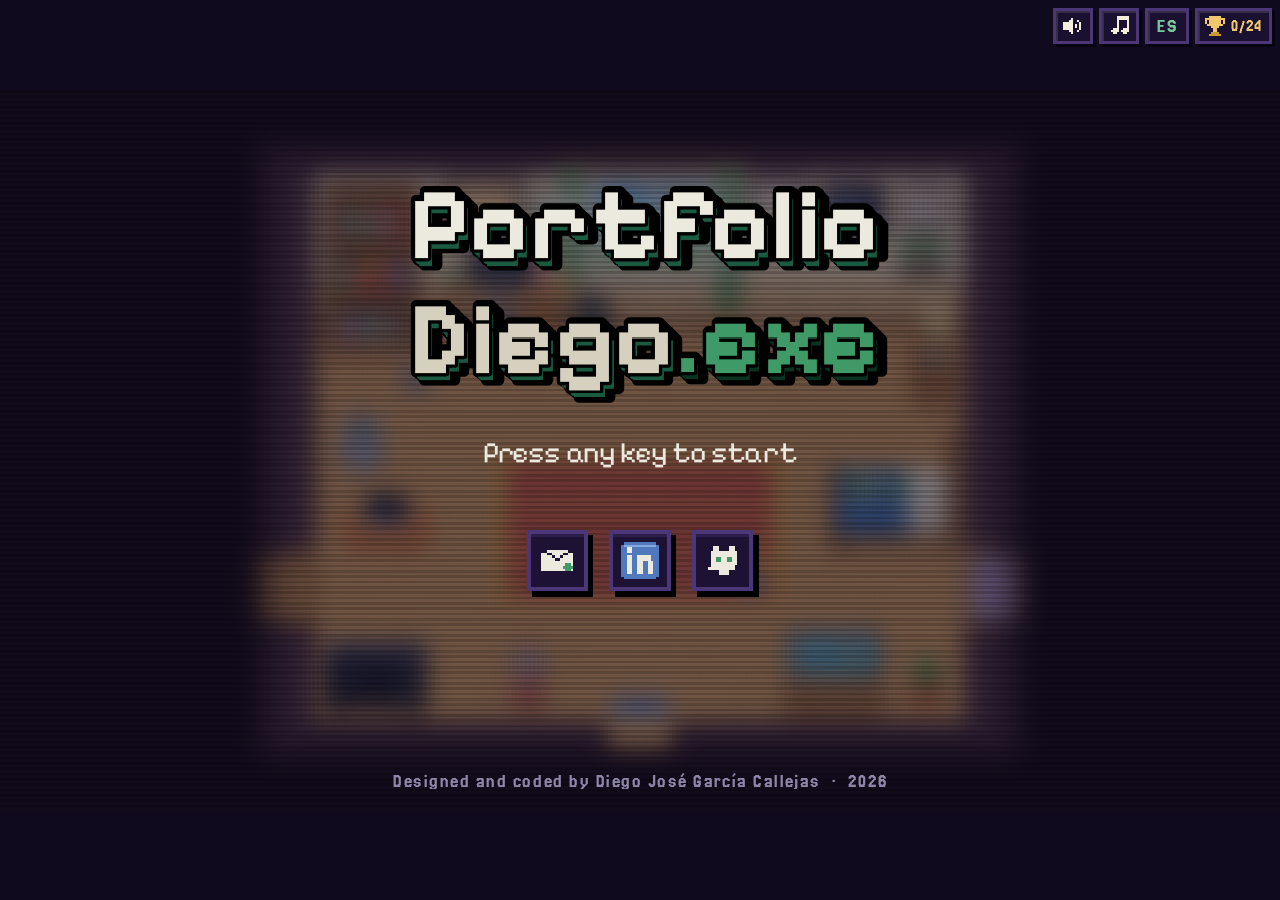
<file: index.html>
<!doctype html>
<html lang="es">
<head>
<meta charset="utf-8">
<meta http-equiv="Content-Security-Policy" content="default-src 'self'; script-src 'self'; style-src 'self' 'unsafe-inline'; font-src 'self'; img-src 'self' data: blob:; connect-src 'self' https://api.open-meteo.com; frame-src 'self'; object-src 'none'; base-uri 'self'; form-action 'none'">
<meta name="referrer" content="strict-origin-when-cross-origin">
<script src="js/guard.js?v=2"></script>
<script src="js/i18n.js?v=2"></script>
<script src="js/lang-en.js?v=5"></script>
<meta name="viewport" content="width=device-width,initial-scale=1,maximum-scale=1,user-scalable=no,viewport-fit=cover">
<title>Diego.exe · Portfolio</title>
<meta name="description" content="Un portfolio que se juega: camina por mi cuarto en pixel art y prueba mis proyectos de ciencia de datos e IA.">
<meta name="theme-color" content="#0f0a1e">
<link rel="icon" type="image/png" sizes="32x32" href="img/favicon-32.png">
<link rel="apple-touch-icon" href="img/apple-touch-icon.png">
<meta property="og:type" content="website">
<meta property="og:site_name" content="Diego.exe">
<meta property="og:title" content="Diego.exe · Portfolio de Diego José García Callejas">
<meta property="og:description" content="Un portfolio que se juega: camina por mi cuarto en pixel art y prueba mis proyectos de ciencia de datos e IA.">
<meta property="og:url" content="https://diegojgarciacallejas.github.io/">
<meta property="og:image" content="https://diegojgarciacallejas.github.io/img/og.png">
<meta property="og:image:width" content="1200">
<meta property="og:image:height" content="630">
<meta property="og:image:alt" content="El cuarto pixelado de Diego.exe y el nombre de Diego José García Callejas">
<meta property="og:locale" content="es_ES">
<meta name="twitter:card" content="summary_large_image">
<link rel="stylesheet" href="fonts/fonts.css?v=1">
<style>
  html, body { margin: 0; min-height: 100%; background: #0f0a1e; overflow: hidden; }
  /* en el móvil es un juego, no una página: sin zoom por doble toque, sin selección azul y sin menú al mantener pulsado */
  html { touch-action: manipulation; -webkit-text-size-adjust: 100%; }
  body { -webkit-user-select: none; user-select: none; -webkit-touch-callout: none; -webkit-tap-highlight-color: transparent; }
  #game, #game canvas { touch-action: none; }
  body.zoomed { overflow: auto; }
  #game { margin: 0 auto; }
  canvas { image-rendering: pixelated; image-rendering: crisp-edges; }
  /* visor de proyectos (js/viewer.js): la página del proyecto encima del juego */
  #viewer { position: fixed; inset: 0; z-index: 10; display: flex; flex-direction: column; background: #0f0a1e; }
  #viewer[hidden] { display: none; }
  #viewer .vbar { display: flex; align-items: center; justify-content: space-between; gap: 12px; padding: 6px 12px; background: #120c22; border-bottom: 3px solid #4b3677; }
  #viewer .vtitle { font: 400 20px/1 "Jersey 20", monospace; color: #a59fc0; letter-spacing: 1px; }
  #viewer .vclose { font: 400 18px/1 "Jersey 20", monospace; letter-spacing: 1px; text-transform: uppercase; color: #120b1c; background: #7cc59a;
    border: 3px solid #120b1c; padding: 6px 12px 5px; cursor: pointer; box-shadow: inset 3px 3px 0 rgba(255,255,255,.45), inset -3px -3px 0 #3f9a68; }
  #viewer .vclose:hover, #viewer .vclose:focus-visible { outline: 3px solid #f2c66d; outline-offset: 2px; }
  #viewer iframe { flex: 1; width: 100%; border: 0; background: #0f0a1e; }
  /* botones de arriba (js/hud.js) y panel de logros */
  #hud { position: fixed; top: 8px; right: 8px; z-index: 5; display: flex; gap: 6px; }
  #hud button { position: relative; display: flex; align-items: center; gap: 6px; height: 36px; min-width: 36px; padding: 0 7px; background: #1a1130; border: 3px solid #4b3677;
    box-shadow: inset 2px 2px 0 rgba(255,255,255,.12), 3px 3px 0 rgba(0,0,0,.45); cursor: pointer; color: #f3eedc; font: 400 17px/1 "Jersey 20", monospace; }
  #hud button:hover, #hud button:focus-visible { border-color: #9c8ad6; outline: none; }
  #hud img { width: 20px; height: 20px; image-rendering: pixelated; }
  #hud button[aria-pressed="false"] img { opacity: .4; }
  #hud button[aria-pressed="false"]::after { content: ""; position: absolute; left: 7px; right: 7px; top: 50%; height: 3px; background: #d9665a; transform: rotate(-35deg); }
  .hcount { color: #f2c66d; }
  #hud .hlang { min-width: 44px; justify-content: center; color: #7cc59a; font-size: 20px; letter-spacing: 1px; }
  #rotate { position: fixed; left: 50%; bottom: 16px; transform: translateX(-50%); z-index: 4; padding: 8px 14px; background: #1a1130; border: 3px solid #4b3677; color: #f3eedc; font: 400 18px/1 "Jersey 20", monospace; letter-spacing: .5px; white-space: nowrap; }
  #rotate[hidden] { display: none; }
  @media (orientation: portrait) { #rotate { bottom: 196px; } }   /* por encima del mando */
  /* mando del móvil (js/pad.js): cruceta y botón A, estilo Game Boy */
  #pad { position: fixed; left: 0; right: 0; bottom: max(14px, env(safe-area-inset-bottom)); z-index: 6; display: flex; justify-content: space-between; align-items: center;
    padding: 0 max(18px, env(safe-area-inset-left)) 0 max(18px, env(safe-area-inset-right)); pointer-events: none; user-select: none; -webkit-user-select: none; touch-action: none; }
  #pad .dpad, #pad .abtn { pointer-events: auto; touch-action: none; -webkit-tap-highlight-color: transparent; }
  #pad .dpad { width: 138px; height: 138px; display: grid; grid-template-columns: repeat(3, 1fr); grid-template-rows: repeat(3, 1fr); }
  #pad .dpad i { background: #2b2537; border: 3px solid #120b1c; box-shadow: inset 3px 3px 0 rgba(255,255,255,.14), inset -3px -3px 0 rgba(0,0,0,.35); position: relative; }
  #pad .dpad i[data-k="up"] { grid-area: 1 / 2; border-bottom: 0; } #pad .dpad i[data-k="down"] { grid-area: 3 / 2; border-top: 0; }
  #pad .dpad i[data-k="left"] { grid-area: 2 / 1; border-right: 0; } #pad .dpad i[data-k="right"] { grid-area: 2 / 3; border-left: 0; }
  #pad .dpad i.mid { grid-area: 2 / 2; border-left: 0; border-right: 0; box-shadow: none; }
  #pad .dpad i[data-k]::after { content: ""; position: absolute; left: 50%; top: 50%; border: 8px solid transparent; transform: translate(-50%, -50%); }
  #pad .dpad i[data-k="up"]::after { border-bottom-color: #8f86a8; margin-top: -4px; } #pad .dpad i[data-k="down"]::after { border-top-color: #8f86a8; margin-top: 4px; }
  #pad .dpad i[data-k="left"]::after { border-right-color: #8f86a8; margin-left: -4px; } #pad .dpad i[data-k="right"]::after { border-left-color: #8f86a8; margin-left: 4px; }
  #pad .dpad i.on { background: #4b3677; }
  #pad .abtn { width: 76px; height: 76px; border-radius: 50%; border: 4px solid #120b1c; background: #c0365b; color: #f3eedc; font: 700 30px/1 "Pixelify Sans", monospace;
    box-shadow: inset 4px 4px 0 rgba(255,255,255,.3), inset -4px -4px 0 rgba(0,0,0,.3), 3px 3px 0 rgba(0,0,0,.4); cursor: pointer; margin-right: 6px; }
  #pad .abtn.on { background: #8e2443; transform: translateY(2px); }
  /* en horizontal, sobre los bordes del juego: más pequeño y medio transparente */
  @media (orientation: landscape) { #pad { opacity: .72; } #pad .dpad { width: 118px; height: 118px; } #pad .abtn { width: 66px; height: 66px; font-size: 26px; } }
  .lpanel { position: fixed; inset: 0; z-index: 25; display: grid; place-items: center; padding: 16px; background: rgba(15,10,30,.78); }
  .lbox { width: min(760px, 100%); max-height: calc(100% - 8px); overflow: auto; padding: 22px 26px 16px; background: #140d26; border: 4px solid #9c8ad6; box-shadow: 8px 8px 0 rgba(0,0,0,.5); color: #f3eedc; }
  .lhead { display: flex; align-items: center; justify-content: space-between; gap: 12px; margin-bottom: 16px; }
  .ltitle { margin: 0; font: 400 38px/1 "Jersey 20", monospace; letter-spacing: 1px; color: #f2c66d; }   /* Jersey: sus números se leen mejor (en Pixelify el 5 parece una S) */
  .lclose { font: 400 21px/1 "Jersey 20", monospace; letter-spacing: 1.5px; text-transform: uppercase; padding: 7px 16px 6px; color: #120b1c; background: #b9b0d6; border: 3px solid #120b1c;
    box-shadow: inset 3px 3px 0 rgba(255,255,255,.5), inset -3px -3px 0 #8d7bb5; cursor: pointer; }
  .lclose:hover, .lclose:focus-visible { outline: 3px solid #f2c66d; outline-offset: 2px; }
  .lgrid { list-style: none; margin: 0; padding: 0; display: grid; grid-template-columns: repeat(2, minmax(0, 1fr)); gap: 10px; }
  @media (max-width: 560px) { .lgrid { grid-template-columns: minmax(0, 1fr); } .ltitle { font-size: 26px; } }
  .lgrid li { display: flex; gap: 14px; align-items: center; padding: 12px 14px; background: #1a1130; border: 3px solid #3a2a5c; }
  .lgrid li img { width: 34px; height: 34px; image-rendering: pixelated; flex: none; }
  .lgrid li b { display: block; font: 700 19px/1.15 "Pixelify Sans", monospace; color: #9c8ad6; }
  .lgrid li span { display: block; margin-top: 3px; font: 400 18px/1.15 "Jersey 20", monospace; letter-spacing: .4px; color: #8f80c0; }
  .lgrid li.got { border-color: #f2c66d; background: #1d1336; }
  .lgrid li.got b { color: #f3eedc; } .lgrid li.got span { color: #e4dfcf; }
  .litems { margin: 22px 0 10px; font: 400 30px/1 "Jersey 20", monospace; letter-spacing: 1px; color: #6aa6f0; }
  .lchips { display: flex; flex-wrap: wrap; gap: 8px; }
  .chip { min-width: 40px; text-align: center; padding: 6px 12px 5px; font: 400 20px/1 "Jersey 20", monospace; letter-spacing: .5px; color: #6f5aa8; border: 3px dashed #4b3677; }
  .chip.got { color: #7cc59a; border: 3px solid #7cc59a; }
  .lreset { display: block; margin: 18px 0 0; padding: 0; background: none; border: 0; font: 500 14px/1 "Pixelify Sans", monospace; color: #6f5aa8; text-decoration: underline; cursor: pointer; }
  .lreset:hover, .lreset:focus-visible { color: #d9665a; outline: none; }
  noscript { color: #e9e4d4; font: 16px sans-serif; padding: 24px; display: block; }
</style>
</head>
<body>
<div id="game"></div>
<noscript>Este portfolio es un juego y necesita JavaScript. Mientras tanto, aquí está mi <a href="cv/">expediente</a>.</noscript>
<script src="lib/phaser.min.js"></script>
<script src="js/sound.js?v=98"></script>
<script src="js/logros.js?v=98"></script>
<script src="js/config.js?v=98"></script>
<script src="js/sprites.js?v=98"></script>
<script src="js/clock.js?v=98"></script>
<script src="js/weather.js?v=98"></script>
<script src="js/room.js?v=98"></script>
<script src="js/player.js?v=98"></script>
<script src="js/bunny.js?v=98"></script>
<script src="js/buddy.js?v=98"></script>
<script src="js/interact.js?v=98"></script>
<script src="js/build.js?v=98"></script>
<script src="js/viewer.js?v=98"></script>
<script src="js/dialog.js?v=98"></script>
<script src="js/scenes.js?v=98"></script>
<script src="js/cars.js?v=2"></script>
<script src="js/people.js?v=98"></script>
<script src="js/yard.js?v=98"></script>
<script src="js/penalty.js?v=98"></script>
<script src="js/main.js?v=98"></script>
<script src="js/pad.js?v=2"></script>
<script src="js/hud.js?v=98"></script>
</body>
</html>
</file>
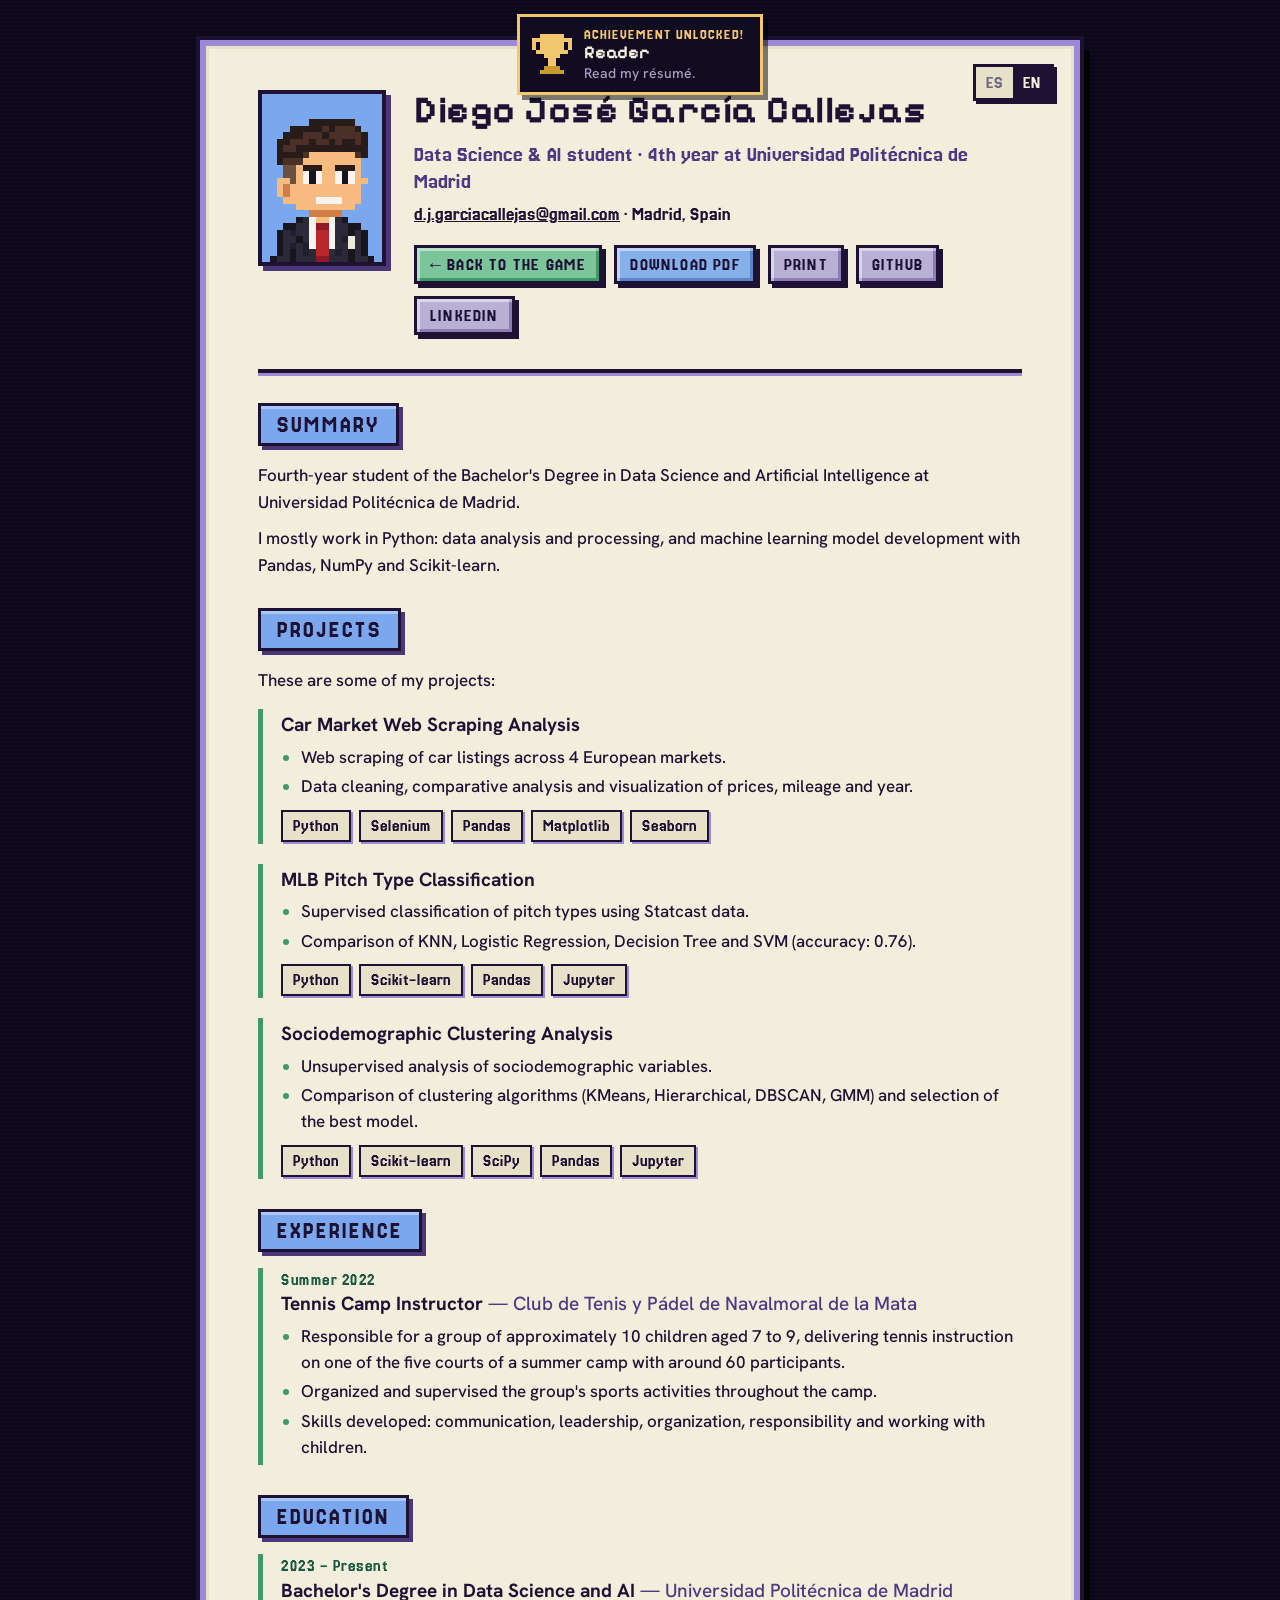
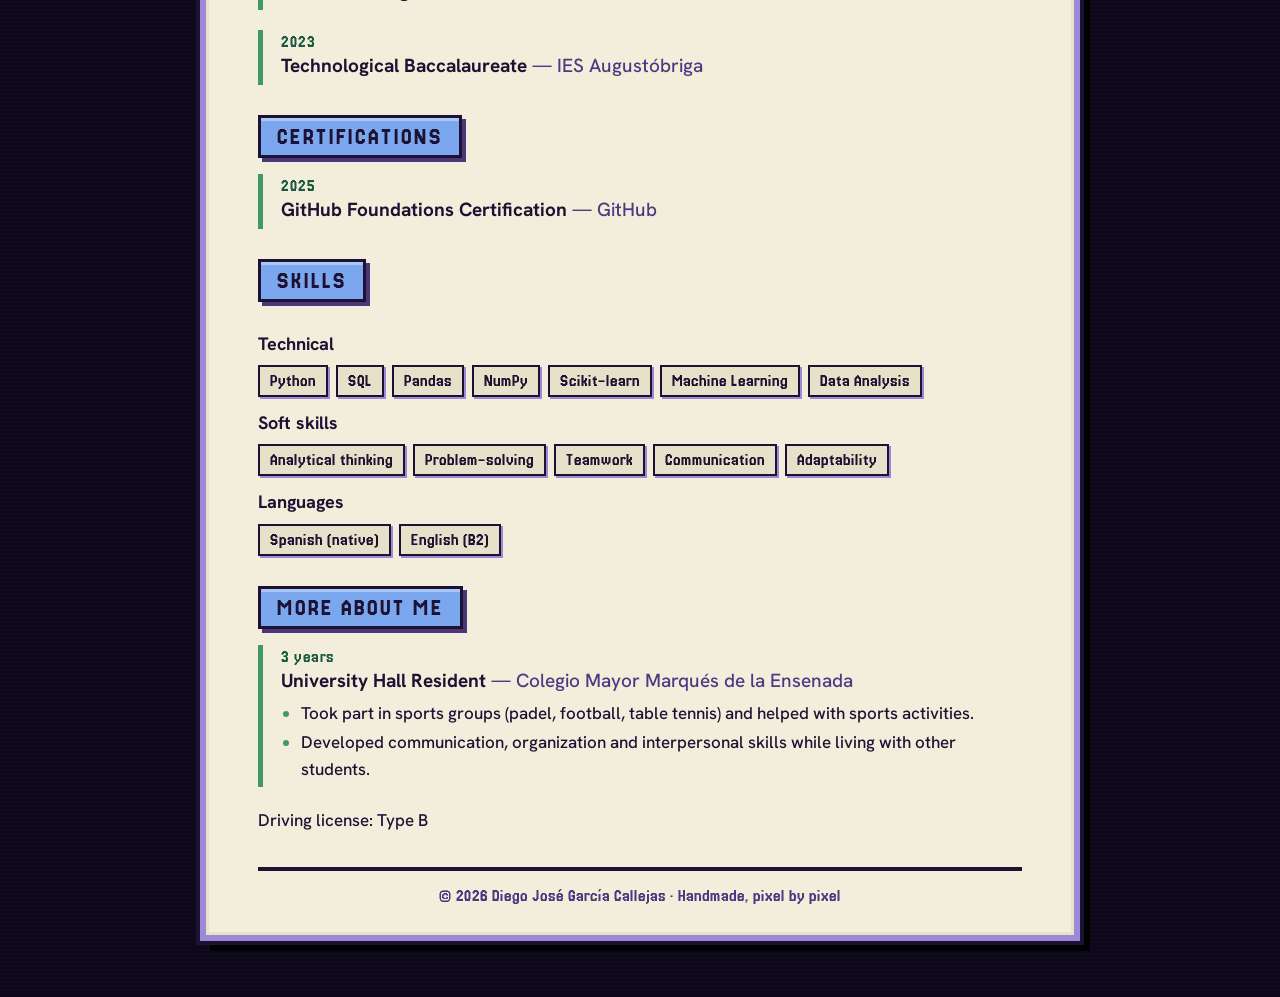
<file: cv/index.html>
<!doctype html>
<html lang="es">
<head>
<meta charset="utf-8">
<meta http-equiv="Content-Security-Policy" content="default-src 'self'; script-src 'self'; style-src 'self' 'unsafe-inline'; font-src 'self'; img-src 'self' data: blob:; connect-src 'self' https://api.open-meteo.com; frame-src 'self'; object-src 'none'; base-uri 'self'; form-action 'none'">
<meta name="referrer" content="strict-origin-when-cross-origin">
<script src="../js/guard.js?v=2"></script>
<script src="../js/i18n.js?v=2"></script>
<script src="../js/lang-en.js?v=5"></script>
<meta name="viewport" content="width=device-width,initial-scale=1,viewport-fit=cover">
<title>Expediente · Diego.exe</title>
<meta name="description" content="Currículum de Diego José García Callejas, estudiante de Ciencia de Datos e IA en la UPM.">
<meta name="theme-color" content="#0f0a1e">
<link rel="icon" type="image/png" sizes="32x32" href="../img/favicon-32.png">
<link rel="apple-touch-icon" href="../img/apple-touch-icon.png">
<meta property="og:type" content="website">
<meta property="og:site_name" content="Diego.exe">
<meta property="og:title" content="Expediente · Diego José García Callejas">
<meta property="og:description" content="Currículum de Diego José García Callejas, estudiante de Ciencia de Datos e IA en la UPM.">
<meta property="og:url" content="https://diegojgarciacallejas.github.io/cv/">
<meta property="og:image" content="https://diegojgarciacallejas.github.io/img/og.png">
<meta property="og:image:width" content="1200">
<meta property="og:image:height" content="630">
<meta property="og:image:alt" content="El cuarto pixelado de Diego.exe y el nombre de Diego José García Callejas">
<meta property="og:locale" content="es_ES">
<meta name="twitter:card" content="summary_large_image">
<link rel="stylesheet" href="../fonts/fonts.css?v=1">
<link rel="stylesheet" href="cv.css?v=7">
<!-- dentro del visor del juego, el botón «Volver al juego» lo pone el visor -->
</head>
<body data-no-i18n>
<main class="sheet" id="cv">
  <header class="head">
    <canvas class="avatar" id="avatar" width="16" height="22" aria-hidden="true"></canvas>
    <div class="who">
      <h1 id="name"></h1>
      <p class="role" id="role"></p>
      <p class="contact" id="contact"></p>
      <nav class="actions" id="actions"></nav>
    </div>
    <div class="lang" id="lang" role="group" aria-label="Idioma">
      <button type="button" data-lang="es">ES</button><button type="button" data-lang="en">EN</button>
    </div>
  </header>
  <div id="body"></div>
  <footer class="foot" id="foot"></footer>
</main>
<script src="../js/logros.js?v=3"></script>
<script src="../js/sprites.js?v=1"></script>
<script src="cv-data.js?v=4"></script>
<script src="cv.js?v=6"></script>
</body>
</html>
</file>
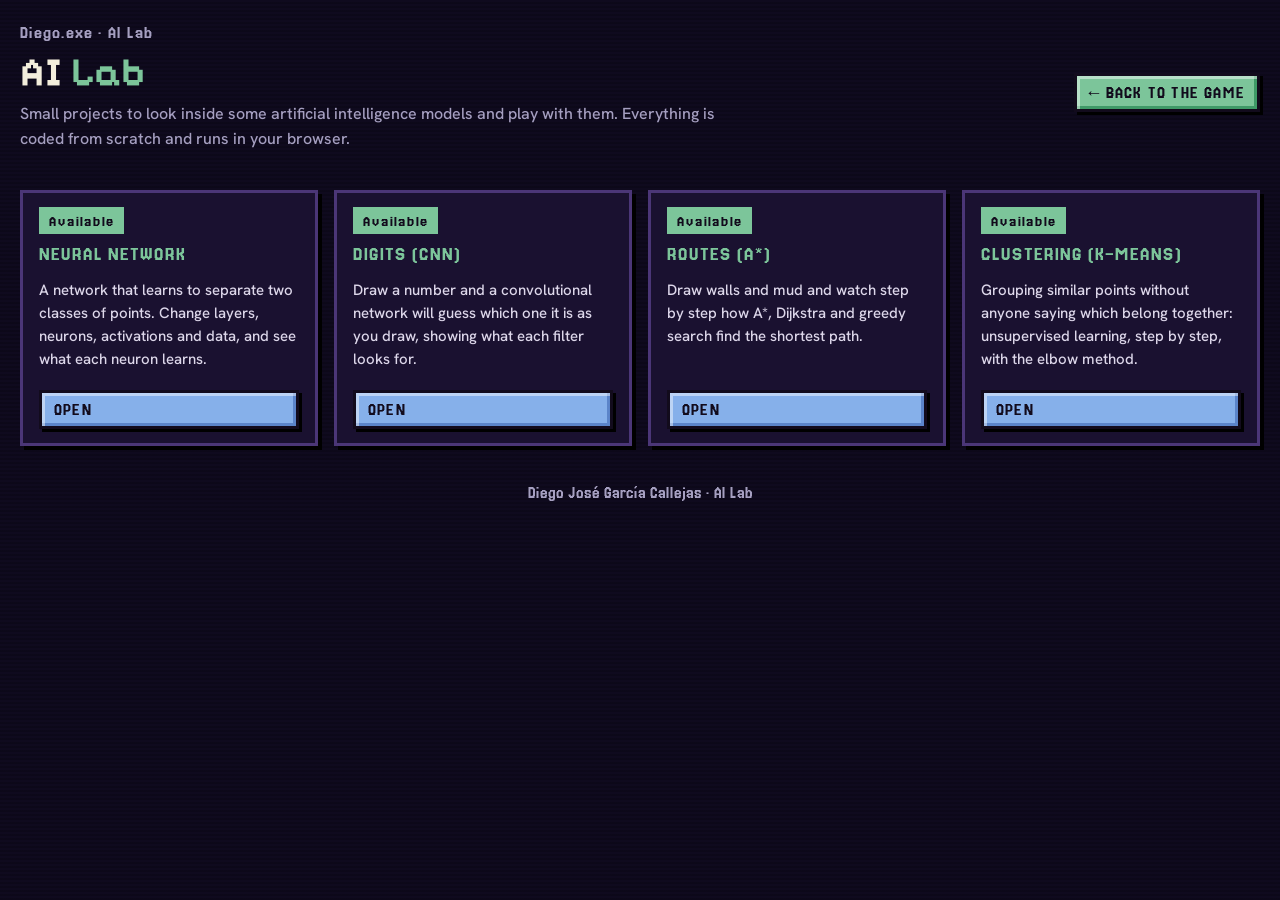
<file: lab/index.html>
<!doctype html>
<html lang="es">
<head>
<meta charset="utf-8">
<meta http-equiv="Content-Security-Policy" content="default-src 'self'; script-src 'self'; style-src 'self' 'unsafe-inline'; font-src 'self'; img-src 'self' data: blob:; connect-src 'self' https://api.open-meteo.com; frame-src 'self'; object-src 'none'; base-uri 'self'; form-action 'none'">
<meta name="referrer" content="strict-origin-when-cross-origin">
<script src="../js/guard.js?v=2"></script>
<script src="../js/i18n.js?v=2"></script>
<script src="../js/lang-en.js?v=5"></script>
<meta name="viewport" content="width=device-width,initial-scale=1,viewport-fit=cover">
<title>Laboratorio IA · Diego.exe</title>
<meta name="description" content="Red neuronal, reconocimiento de dígitos con una CNN, A* y K-Means: proyectos de IA para probar en el navegador.">
<meta name="theme-color" content="#0f0a1e">
<link rel="icon" type="image/png" sizes="32x32" href="../img/favicon-32.png">
<link rel="apple-touch-icon" href="../img/apple-touch-icon.png">
<meta property="og:type" content="website">
<meta property="og:site_name" content="Diego.exe">
<meta property="og:title" content="Laboratorio IA · Diego.exe">
<meta property="og:description" content="Red neuronal, reconocimiento de dígitos con una CNN, A* y K-Means: proyectos de IA para probar en el navegador.">
<meta property="og:url" content="https://diegojgarciacallejas.github.io/lab/">
<meta property="og:image" content="https://diegojgarciacallejas.github.io/img/og.png">
<meta property="og:image:width" content="1200">
<meta property="og:image:height" content="630">
<meta property="og:image:alt" content="El cuarto pixelado de Diego.exe y el nombre de Diego José García Callejas">
<meta property="og:locale" content="es_ES">
<meta name="twitter:card" content="summary_large_image">
<link rel="stylesheet" href="../fonts/fonts.css?v=1">
<link rel="stylesheet" href="lab.css?v=4">
<style>
  .projects { display: grid; grid-template-columns: repeat(auto-fit, minmax(260px, 1fr)); gap: 16px; }
  .project { display: flex; flex-direction: column; gap: 8px; }
  .project .tag { align-self: flex-start; font: 400 16px/1 var(--ui); letter-spacing: 1px; padding: 4px 8px 3px; border: 2px solid var(--edge); color: var(--dim); }
  .project .tag.on { color: var(--ink); background: var(--green2); border-color: var(--green2); }
  .project p { flex: 1; }
  .project.soon { opacity: .7; }
</style>
<!-- dentro del visor del juego, el botón «Volver al juego» lo pone el visor -->
</head>
<body>
<div class="wrap">
  <header class="top">
    <div>
      <div class="crumbs">Diego.exe · Laboratorio IA</div>
      <h1>Laboratorio <span class="exe">IA</span></h1>
      <p class="lead" data-en='Small projects to look inside some artificial intelligence models and play with them. Everything is coded from scratch and runs in your browser.'>Pequeños proyectos para ver por dentro cómo funcionan algunos modelos de inteligencia artificial y jugar con ellos.
        Todo está programado desde cero y se ejecuta en tu navegador.</p>
    </div>
    <nav><a class="btn go" id="back" href="../#menu">← Volver al juego</a></nav>
  </header>

  <section class="projects">
    <article class="card project">
      <span class="tag on">Disponible</span>
      <h3>Red neuronal</h3>
      <p>Una red que aprende a separar dos clases de puntos. Cambia capas, neuronas, activaciones y datos, y mira qué aprende cada neurona.</p>
      <a class="btn primary" href="red-neuronal/">Entrar</a>
    </article>
    <article class="card project">
      <span class="tag on">Disponible</span>
      <h3>Dígitos (CNN)</h3>
      <p>Dibuja un número y una red convolucional adivinará cuál es mientras dibujas, enseñando lo que busca cada filtro.</p>
      <a class="btn primary" href="digitos/">Entrar</a>
    </article>
    <article class="card project">
      <span class="tag on">Disponible</span>
      <h3>Rutas (A*)</h3>
      <p>Dibuja muros y barro y mira paso a paso cómo A*, Dijkstra y la búsqueda voraz encuentran el camino más corto.</p>
      <a class="btn primary" href="rutas/">Entrar</a>
    </article>
    <article class="card project">
      <span class="tag on">Disponible</span>
      <h3>Agrupamiento (K-Means)</h3>
      <p>Agrupar puntos parecidos sin que nadie diga cuáles van juntos: aprendizaje no supervisado, paso a paso y con el método del codo.</p>
      <a class="btn primary" href="kmeans/">Entrar</a>
    </article>
  </section>
  <footer class="foot">Diego José García Callejas · Laboratorio IA</footer>
</div>
<script src="../js/logros.js?v=3"></script>
<script src="hub.js?v=1"></script>
</body>
</html>
</file>
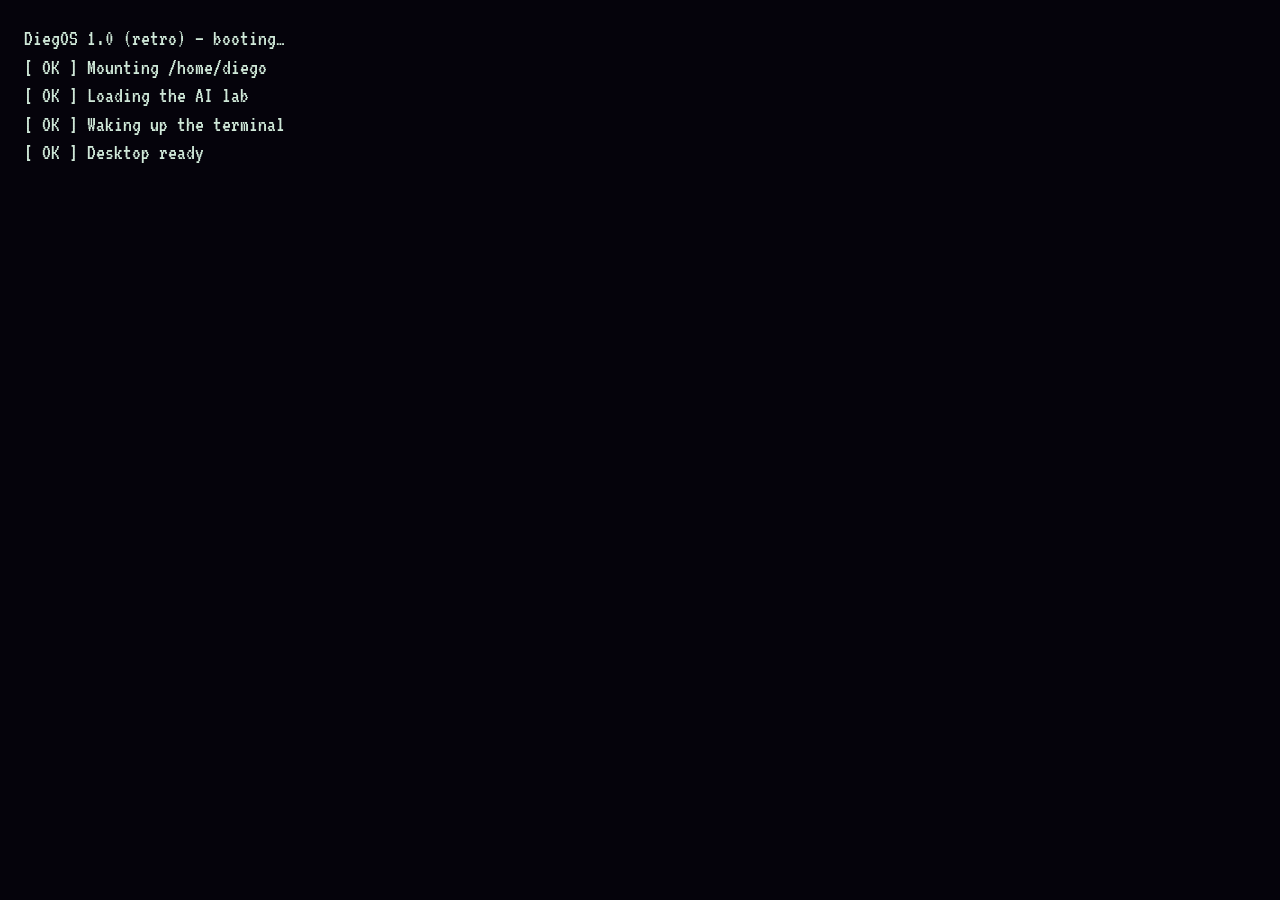
<file: os/index.html>
<!doctype html>
<html lang="es">
<head>
<meta charset="utf-8">
<meta http-equiv="Content-Security-Policy" content="default-src 'self'; script-src 'self'; style-src 'self' 'unsafe-inline'; font-src 'self'; img-src 'self' data: blob:; connect-src 'self' https://api.open-meteo.com; frame-src 'self'; object-src 'none'; base-uri 'self'; form-action 'none'">
<meta name="referrer" content="strict-origin-when-cross-origin">
<script src="../js/guard.js?v=2"></script>
<script src="../js/i18n.js?v=2"></script>
<script src="../js/lang-en.js?v=5"></script>
<meta name="viewport" content="width=device-width,initial-scale=1,viewport-fit=cover">
<title>DiegOS · Diego.exe</title>
<meta name="description" content="Un escritorio retro con terminal tipo Linux, carpetas y todos mis proyectos.">
<meta name="theme-color" content="#0f0a1e">
<link rel="icon" type="image/png" sizes="32x32" href="../img/favicon-32.png">
<link rel="apple-touch-icon" href="../img/apple-touch-icon.png">
<meta property="og:type" content="website">
<meta property="og:site_name" content="Diego.exe">
<meta property="og:title" content="DiegOS · Diego.exe">
<meta property="og:description" content="Un escritorio retro con terminal tipo Linux, carpetas y todos mis proyectos.">
<meta property="og:url" content="https://diegojgarciacallejas.github.io/os/">
<meta property="og:image" content="https://diegojgarciacallejas.github.io/img/og.png">
<meta property="og:image:width" content="1200">
<meta property="og:image:height" content="630">
<meta property="og:image:alt" content="El cuarto pixelado de Diego.exe y el nombre de Diego José García Callejas">
<meta property="og:locale" content="es_ES">
<meta name="twitter:card" content="summary_large_image">
<link rel="stylesheet" href="../fonts/fonts.css?v=1">
<link rel="stylesheet" href="os.css?v=5">
</head>
<body>
<main id="desk" aria-label="Escritorio de DiegOS">
  <div class="logo" aria-hidden="true">Diego<span>OS</span></div>
  <nav id="icons" aria-label="Iconos del escritorio"></nav>
</main>
<div id="menu" hidden>
  <div class="mhead">Diego<span>OS</span> <small>1.0</small></div>
  <div id="mapps"></div>
</div>
<footer id="bar">
  <button type="button" id="start" aria-expanded="false" aria-controls="menu">▶ Inicio</button>
  <div id="tasks"></div>
  <div id="clock" title="Hora de Madrid"></div>
</footer>
<div id="boot" hidden></div>
<script src="../js/logros.js?v=5"></script>
<script src="../cv/cv-data.js?v=4"></script>
<script src="../js/weather.js?v=73"></script>
<script src="apps.js?v=7"></script>
<script src="terminal.js?v=6"></script>
<script src="os.js?v=5"></script>
</body>
</html>
</file>
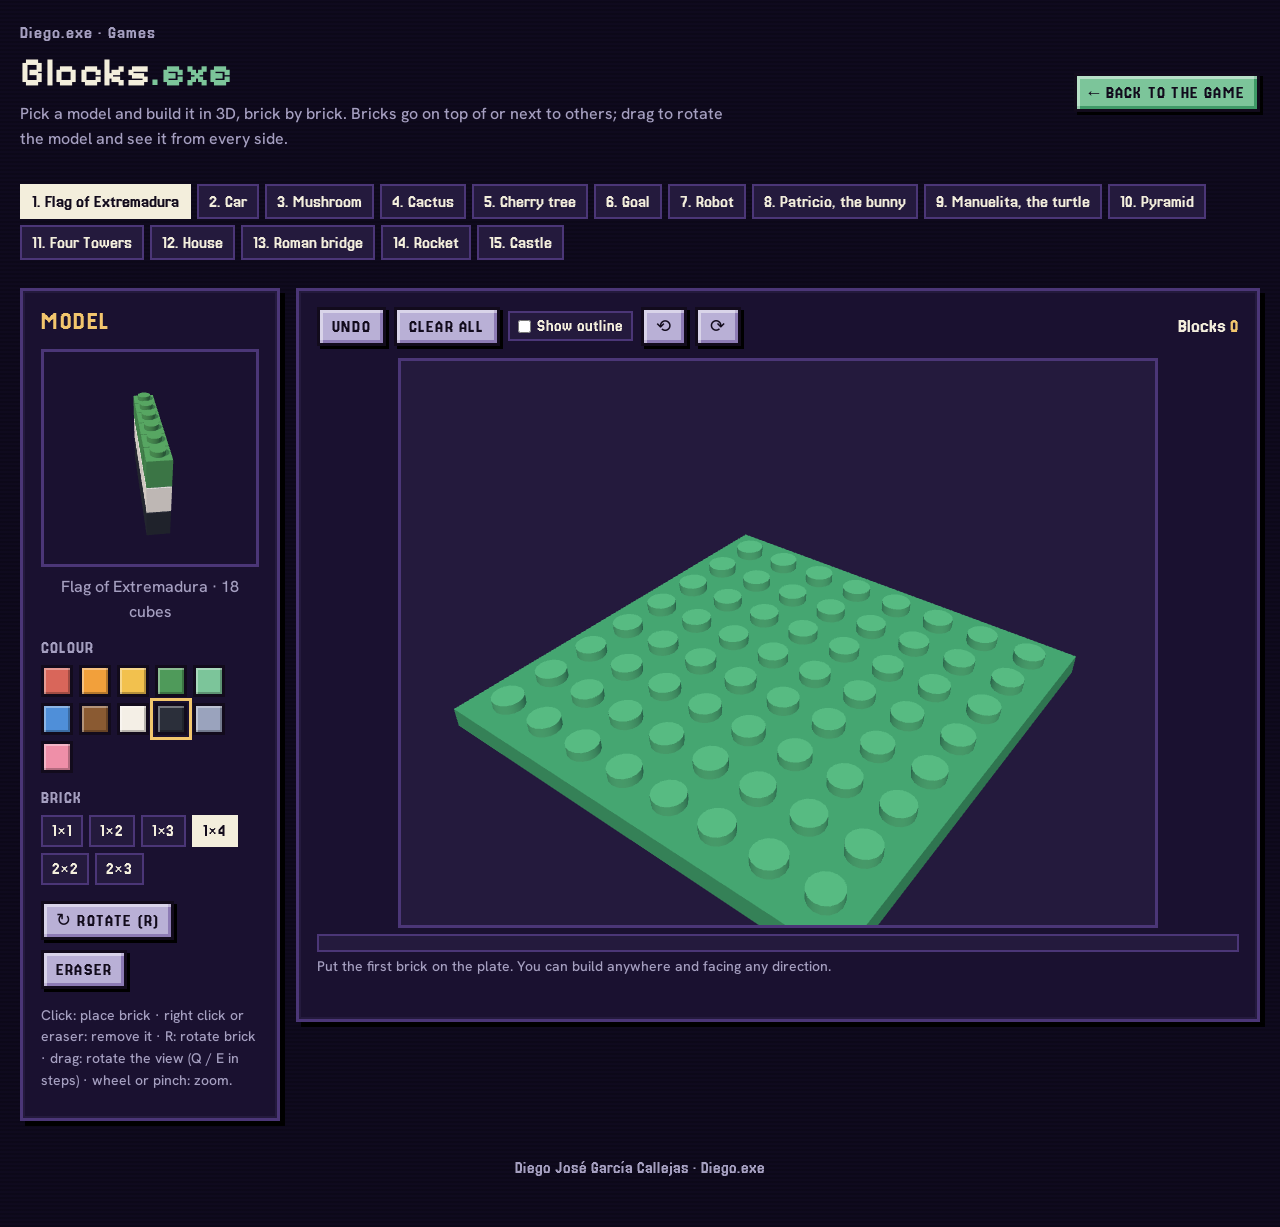
<file: juegos/piezas/index.html>
<!doctype html>
<html lang="es">
<head>
<meta charset="utf-8">
<meta http-equiv="Content-Security-Policy" content="default-src 'self'; script-src 'self'; style-src 'self' 'unsafe-inline'; font-src 'self'; img-src 'self' data: blob:; connect-src 'self' https://api.open-meteo.com; frame-src 'self'; object-src 'none'; base-uri 'self'; form-action 'none'">
<meta name="referrer" content="strict-origin-when-cross-origin">
<script src="../../js/guard.js?v=2"></script>
<script src="../../js/i18n.js?v=2"></script>
<script src="../../js/lang-en.js?v=5"></script>
<meta name="viewport" content="width=device-width,initial-scale=1,viewport-fit=cover">
<title>Piezas · Diego.exe</title>
<meta name="description" content="Copia modelos en 3D pieza a pieza: un juego de construcción en el navegador.">
<meta name="theme-color" content="#0f0a1e">
<link rel="icon" type="image/png" sizes="32x32" href="../../img/favicon-32.png">
<link rel="apple-touch-icon" href="../../img/apple-touch-icon.png">
<meta property="og:type" content="website">
<meta property="og:site_name" content="Diego.exe">
<meta property="og:title" content="Piezas 3D · Diego.exe">
<meta property="og:description" content="Copia modelos en 3D pieza a pieza: un juego de construcción en el navegador.">
<meta property="og:url" content="https://diegojgarciacallejas.github.io/juegos/piezas/">
<meta property="og:image" content="https://diegojgarciacallejas.github.io/img/og.png">
<meta property="og:image:width" content="1200">
<meta property="og:image:height" content="630">
<meta property="og:image:alt" content="El cuarto pixelado de Diego.exe y el nombre de Diego José García Callejas">
<meta property="og:locale" content="es_ES">
<meta name="twitter:card" content="summary_large_image">
<link rel="stylesheet" href="../../fonts/fonts.css?v=1">
<link rel="stylesheet" href="../../lab/lab.css?v=4">
<!-- dentro del visor del juego, el botón «Volver al juego» lo pone el visor -->
<style>
  .levels { display: flex; flex-wrap: wrap; gap: 6px; margin-bottom: 16px; }
  .levels button { font: 400 18px/1 var(--ui); background: var(--panel2); color: var(--cream); border: 2px solid var(--edge); padding: 7px 10px 6px; cursor: pointer; }
  .levels button[aria-pressed="true"] { background: var(--cream); color: var(--ink); border-color: var(--cream); }
  .levels button.ok::after { content: " ✓"; color: var(--green2); }
  .levels button[aria-pressed="true"].ok::after { color: var(--green); }
  .game { display: grid; grid-template-columns: 260px minmax(0, 1fr); gap: 16px; align-items: start; }
  @media (max-width: 820px) { .game { grid-template-columns: minmax(0, 1fr); } }
  #model { width: 100%; max-width: 232px; aspect-ratio: 1; display: block; margin: 0 auto 8px; border: 3px solid var(--edge); cursor: default; }
  .swatches { display: flex; flex-wrap: wrap; gap: 6px; }
  .swatches button { width: 32px; height: 32px; border: 3px solid var(--ink); cursor: pointer; box-shadow: inset 2px 2px 0 rgba(255,255,255,.35), inset -2px -2px 0 rgba(0,0,0,.25); }
  .swatches button[aria-pressed="true"] { outline: 3px solid var(--amber); outline-offset: 2px; }
  .boardbox { width: 100%; max-width: 760px; margin: 0 auto; }
  #board { width: 100%; aspect-ratio: 4 / 3; display: block; background: #241a3d; border: 3px solid var(--edge); cursor: grab; touch-action: none; }
  .meter { height: 18px; background: var(--panel2); border: 2px solid var(--edge); margin: 6px 0 4px; }
  .meter i { display: block; height: 100%; background: var(--green2); transition: width .2s; }
  .bar { display: flex; flex-wrap: wrap; gap: 8px; align-items: center; margin-bottom: 12px; }
  .bar .count { margin-left: auto; font: 400 20px/1 var(--ui); }
  .bar .count b { color: var(--amber); font-weight: 400; }
  .win { position: relative; }
  #done { position: absolute; inset: 0; display: grid; place-items: center; background: rgba(15,10,30,.82); text-align: center; padding: 16px; }
  #done[hidden] { display: none; }
  #done h2 { font: 700 40px/1 var(--pixel); color: var(--green2); text-transform: none; letter-spacing: 0; margin-bottom: 10px; }
</style>
</head>
<body>
<div class="wrap">
  <header class="top">
    <div>
      <div class="crumbs">Diego.exe · Juegos</div>
      <h1>Piezas<span class="exe">.exe</span></h1>
      <p class="lead">Elige un modelo y móntalo en 3D, pieza a pieza. Las piezas se ponen encima o al lado de otras; arrastra para girar la figura y verla por todos lados.</p>
    </div>
    <nav><a class="btn go" id="back" href="../../#full">← Volver al juego</a></nav>
  </header>

  <div class="levels" id="levels" aria-label="Modelos"></div>

  <section class="game">
    <aside class="panel">
      <h2>Modelo</h2>
      <canvas id="model" aria-label="El modelo que hay que copiar, girando"></canvas>
      <p class="dim" id="mname" style="text-align:center;margin:0 0 14px"></p>
      <div class="field"><span class="lab">Color</span><div class="swatches" id="colors"></div></div>
      <div class="field"><span class="lab">Pieza</span>
        <div class="seg" data-group="size"><button type="button" data-v="1x1">1×1</button><button type="button" data-v="1x2">1×2</button><button type="button" data-v="1x3">1×3</button><button type="button" data-v="1x4">1×4</button><button type="button" data-v="2x2">2×2</button><button type="button" data-v="2x3">2×3</button></div>
      </div>
      <div class="field row" style="flex-wrap:wrap">
        <button type="button" class="btn" id="rotate">↻ Girar (R)</button>
        <button type="button" class="btn" id="eraser">Borrador</button>
      </div>
      <p class="dim" style="font-size:14px">Clic: poner pieza · clic derecho o borrador: quitarla · R: girar la pieza · arrastrar: girar la vista (Q / E a saltos) · rueda o pellizco: acercar.</p>
    </aside>
    <div class="panel">
      <div class="bar">
        <button type="button" class="btn" id="undo">Deshacer</button>
        <button type="button" class="btn" id="clear">Vaciar</button>
        <label class="chip"><input type="checkbox" id="ghost"> Ver la silueta</label>
        <button type="button" class="btn" id="left" aria-label="Girar la vista a la izquierda">⟲</button><button type="button" class="btn" id="right" aria-label="Girar la vista a la derecha">⟳</button>
        <div class="count">Piezas <b id="used">0</b></div>
      </div>
      <div class="boardbox win">
        <canvas id="board" aria-label="Placa de construcción en 3D"></canvas>
        <div id="done" hidden><div><h2>¡Réplica perfecta!</h2><p id="donetxt"></p><button type="button" class="btn go" id="next">Siguiente modelo →</button></div></div>
      </div>
      <div class="meter"><i id="match" style="width:0"></i></div>
      <p class="dim" id="matchtxt" style="margin:0;font-size:14px"></p>
      <p id="warn" aria-live="polite" style="margin:6px 0 0;min-height:20px;font-size:14px;color:#f08a7e"></p>
    </div>
  </section>
  <footer class="foot">Diego José García Callejas · Diego.exe</footer>
</div>
<script src="../../js/logros.js?v=3"></script>
<script type="module" src="app.js?v=9"></script>
</body>
</html>
</file>
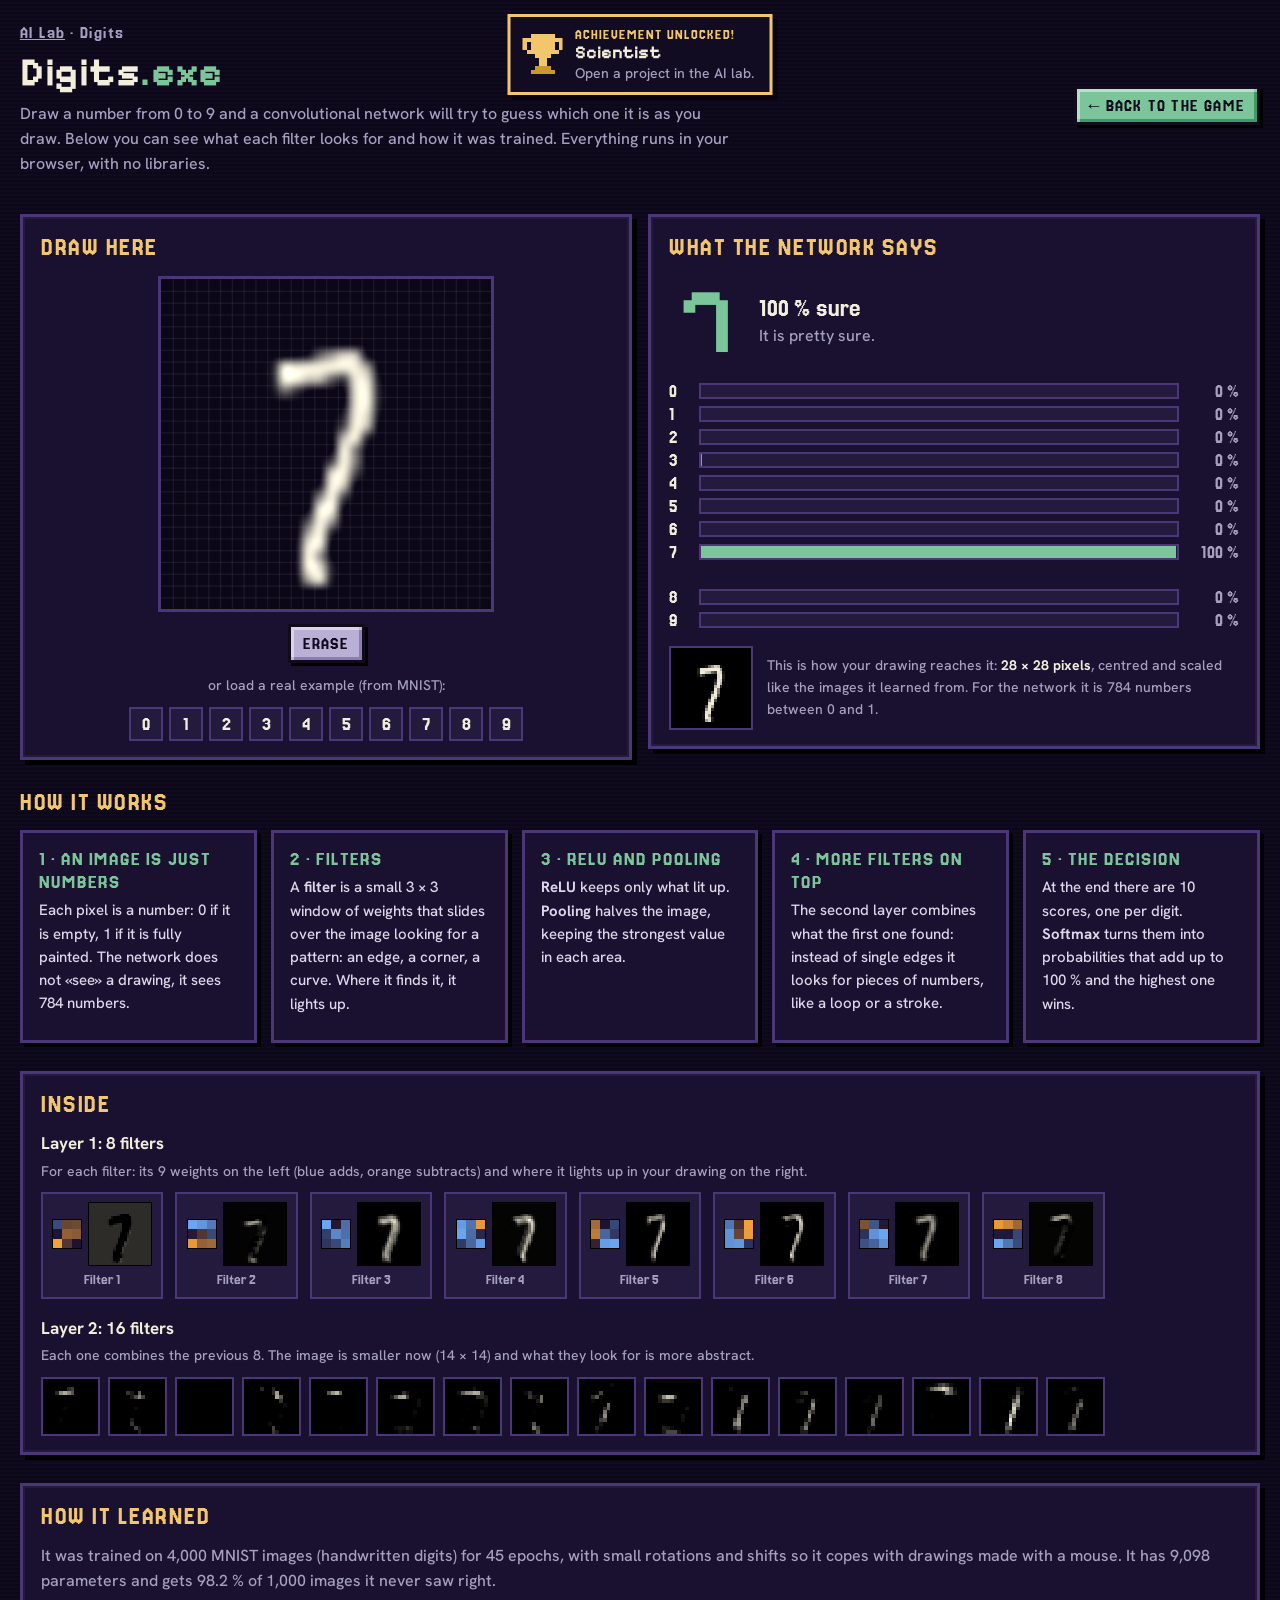
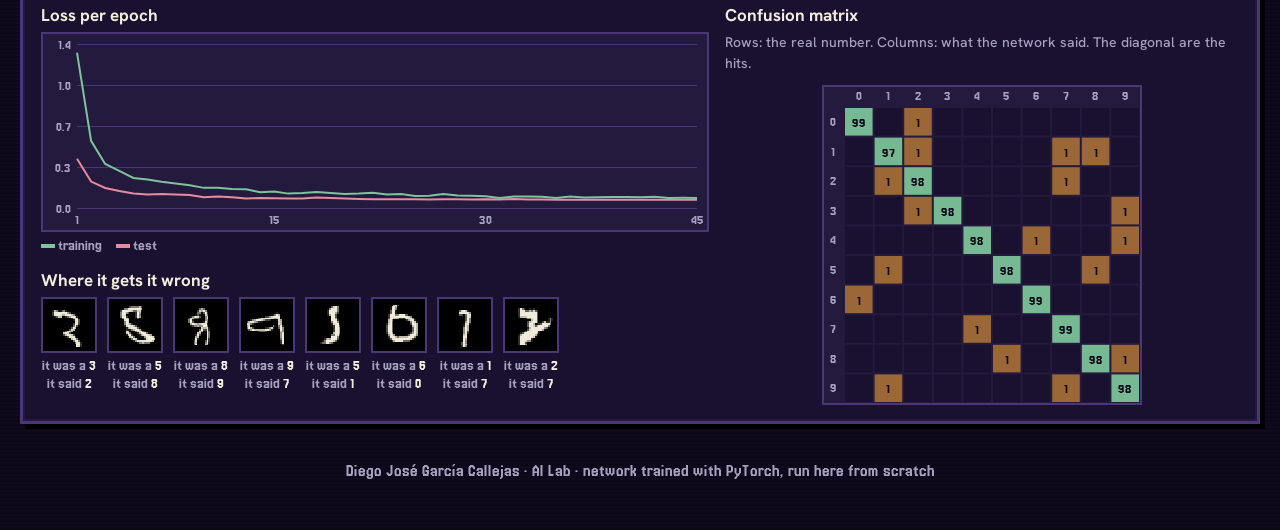
<file: lab/digitos/index.html>
<!doctype html>
<html lang="es">
<head>
<meta charset="utf-8">
<meta http-equiv="Content-Security-Policy" content="default-src 'self'; script-src 'self'; style-src 'self' 'unsafe-inline'; font-src 'self'; img-src 'self' data: blob:; connect-src 'self' https://api.open-meteo.com; frame-src 'self'; object-src 'none'; base-uri 'self'; form-action 'none'">
<meta name="referrer" content="strict-origin-when-cross-origin">
<script src="../../js/guard.js?v=2"></script>
<script src="../../js/i18n.js?v=2"></script>
<script src="../../js/lang-en.js?v=5"></script>
<meta name="viewport" content="width=device-width,initial-scale=1,viewport-fit=cover">
<title>Dígitos · Laboratorio IA · Diego.exe</title>
<meta name="description" content="Dibuja un número y una red convolucional lo reconoce mientras dibujas.">
<meta name="theme-color" content="#0f0a1e">
<link rel="icon" type="image/png" sizes="32x32" href="../../img/favicon-32.png">
<link rel="apple-touch-icon" href="../../img/apple-touch-icon.png">
<meta property="og:type" content="website">
<meta property="og:site_name" content="Diego.exe">
<meta property="og:title" content="Dígitos (CNN) · Laboratorio IA">
<meta property="og:description" content="Dibuja un número y una red convolucional lo reconoce mientras dibujas.">
<meta property="og:url" content="https://diegojgarciacallejas.github.io/lab/digitos/">
<meta property="og:image" content="https://diegojgarciacallejas.github.io/img/og.png">
<meta property="og:image:width" content="1200">
<meta property="og:image:height" content="630">
<meta property="og:image:alt" content="El cuarto pixelado de Diego.exe y el nombre de Diego José García Callejas">
<meta property="og:locale" content="es_ES">
<meta name="twitter:card" content="summary_large_image">
<link rel="stylesheet" href="../../fonts/fonts.css?v=1">
<link rel="stylesheet" href="../lab.css?v=4">
<!-- dentro del visor del juego, el botón «Volver al juego» lo pone el visor -->
<style>
  .main { display: grid; grid-template-columns: minmax(0, 1fr) minmax(0, 1fr); gap: 16px; align-items: start; }
  @media (max-width: 820px) { .main { grid-template-columns: minmax(0, 1fr); } }
  .padbox { position: relative; width: 100%; max-width: 336px; aspect-ratio: 1; margin: 0 auto 12px; border: 3px solid var(--edge); background: #0b0716; touch-action: none; }
  .padbox canvas { position: absolute; inset: 0; width: 100%; height: 100%; }
  #grid { pointer-events: none; }
  #pad { cursor: crosshair; touch-action: none; }   /* dibujar con el dedo, sin mover la página */
  #padHint { position: absolute; inset: 0; display: grid; place-items: center; font: 400 22px/1.2 var(--ui); color: var(--dim); text-align: center; pointer-events: none; padding: 20px; }
  .row.wrap { flex-wrap: wrap; justify-content: center; }
  .samples { display: flex; flex-wrap: wrap; gap: 6px; justify-content: center; margin-top: 10px; }
  .samples button { font: 400 20px/1 var(--ui); width: 34px; height: 34px; background: var(--panel2); color: var(--cream); border: 2px solid var(--edge); cursor: pointer; }
  .samples button:hover, .samples button:focus-visible { border-color: var(--amber); outline: 0; }
  .verdict { display: flex; align-items: center; gap: 18px; margin-bottom: 14px; }
  .big { font: 700 92px/1 var(--pixel); color: var(--green2); min-width: 72px; text-align: center; }
  .verdict p { margin: 0; color: var(--dim); }
  .verdict b { color: var(--cream); font: 400 26px/1 var(--ui); }
  .bars { display: grid; gap: 4px; }
  .bar { display: grid; grid-template-columns: 22px 1fr 52px; align-items: center; gap: 8px; font: 400 19px/1 var(--ui); }
  .bar .track { height: 16px; background: var(--panel2); border: 2px solid var(--edge); }
  .bar .fill { height: 100%; background: var(--edge2); transition: width .12s; }
  .bar.top .fill { background: var(--green2); }
  .bar .pct { text-align: right; color: var(--dim); }
  .seen { display: flex; gap: 14px; align-items: center; margin-top: 16px; }
  .seen canvas { width: 84px; height: 84px; image-rendering: pixelated; border: 2px solid var(--edge); background: #000; }
  .seen p { font-size: 14px; color: var(--dim); margin: 0; }
  .layer1 { display: grid; grid-template-columns: repeat(auto-fill, minmax(118px, 1fr)); gap: 12px; }
  .fmap { background: var(--panel2); border: 2px solid var(--edge); padding: 8px; text-align: center; }
  .fmap .pair { display: flex; gap: 6px; align-items: center; justify-content: center; }
  .fmap canvas { image-rendering: pixelated; border: 1px solid #000; }
  .fmap .k { width: 30px; height: 30px; }
  .fmap .m { width: 64px; height: 64px; background: #000; }
  .fmap span { display: block; font: 400 15px/1.1 var(--ui); color: var(--dim); margin-top: 6px; }
  .layer2 { display: grid; grid-template-columns: repeat(auto-fill, minmax(58px, 1fr)); gap: 8px; }
  .layer2 canvas { width: 100%; aspect-ratio: 1; image-rendering: pixelated; border: 2px solid var(--edge); background: #000; }
  .train { display: grid; grid-template-columns: minmax(0, 1.3fr) minmax(0, 1fr); gap: 16px; align-items: start; }
  @media (max-width: 820px) { .train { grid-template-columns: minmax(0, 1fr); } }
  #curves, #conf { width: 100%; display: block; background: var(--panel2); border: 2px solid var(--edge); }
  #curves { height: 200px; } #conf { aspect-ratio: 1; max-width: 320px; margin: 0 auto; }
  .fails { display: flex; flex-wrap: wrap; gap: 10px; }
  .fails figure { margin: 0; text-align: center; font: 400 15px/1.2 var(--ui); color: var(--dim); }
  .fails canvas { width: 56px; height: 56px; image-rendering: pixelated; border: 2px solid var(--edge); display: block; margin: 0 auto 4px; }
  .fails b { color: var(--cream); font-weight: 400; }
</style>
</head>
<body>
<div class="wrap">
  <header class="top">
    <div>
      <div class="crumbs"><a href="../">Laboratorio IA</a> · Dígitos</div>
      <h1>Dígitos<span class="exe">.exe</span></h1>
      <p class="lead" data-en='Draw a number from 0 to 9 and a convolutional network will try to guess which one it is as you draw. Below you can see what each filter looks for and how it was trained. Everything runs in your browser, with no libraries.'>Dibuja un número del 0 al 9 y una red convolucional intentará adivinar cuál es mientras dibujas.
        Debajo puedes ver qué busca cada filtro y cómo se entrenó. Todo se calcula en tu navegador, sin librerías.</p>
    </div>
    <nav><a class="btn go" id="back" href="../../#menu">← Volver al juego</a></nav>
  </header>

  <section class="main" aria-label="Probar la red">
    <div class="panel">
      <h2>Dibuja aquí</h2>
      <div class="padbox"><canvas id="grid" width="280" height="280"></canvas><canvas id="pad" width="280" height="280" aria-label="Pizarra para dibujar un dígito"></canvas><div id="padHint" data-en='Draw a number from 0 to 9<br>with your mouse or finger'>Dibuja un número del 0 al 9<br>con el ratón o con el dedo</div></div>
      <div class="row wrap"><button type="button" class="btn" id="clear">Borrar</button></div>
      <p class="dim" style="text-align:center;margin:12px 0 0;font-size:14px">o carga un ejemplo de verdad (de MNIST):</p>
      <div class="samples" id="samples"></div>
    </div>
    <div class="panel">
      <h2>Lo que dice la red</h2>
      <div class="verdict"><div class="big" id="big">?</div><p id="verdict">Todavía no hay nada dibujado.</p></div>
      <div class="bars" id="bars"></div>
      <div class="seen"><canvas id="seen" width="28" height="28"></canvas>
        <p data-en='This is how your drawing reaches it: <b style="color:var(--cream)">28 × 28 pixels</b>, centred and scaled like the images it learned from. For the network it is 784 numbers between 0 and 1.'>Así le llega tu dibujo: <b style="color:var(--cream)">28 × 28 píxeles</b>, centrado y escalado como las imágenes con las que aprendió. Para la red son 784 números entre 0 y 1.</p></div>
    </div>
  </section>

  <section aria-labelledby="ideas">
    <h2 id="ideas">Cómo funciona</h2>
    <div class="cards">
      <div class="card"><h3>1 · Una imagen son números</h3><p>Cada píxel es un número: 0 si está vacío, 1 si está pintado del todo. La red no «ve» un dibujo, ve 784 números.</p></div>
      <div class="card"><h3>2 · Filtros</h3><p data-en='A <b>filter</b> is a small 3 × 3 window of weights that slides over the image looking for a pattern: an edge, a corner, a curve. Where it finds it, it lights up.'>Un <b>filtro</b> es una ventanita de 3 × 3 pesos que recorre la imagen buscando un patrón: un borde, una esquina, una curva. Donde lo encuentra, se enciende.</p></div>
      <div class="card"><h3>3 · ReLU y pooling</h3><p data-en='<b>ReLU</b> keeps only what lit up. <b>Pooling</b> halves the image, keeping the strongest value in each area.'><b>ReLU</b> se queda solo con lo que se encendió. El <b>pooling</b> reduce la imagen a la mitad quedándose con lo más fuerte de cada zona.</p></div>
      <div class="card"><h3>4 · Más filtros encima</h3><p>La segunda capa combina lo que encontró la primera: ya no busca bordes sueltos, sino trozos de números, como un círculo o un palo.</p></div>
      <div class="card"><h3>5 · La decisión</h3><p data-en='At the end there are 10 scores, one per digit. <b>Softmax</b> turns them into probabilities that add up to 100 % and the highest one wins.'>Al final hay 10 puntuaciones, una por dígito. <b>Softmax</b> las convierte en probabilidades que suman 100 % y gana la más alta.</p></div>
    </div>
  </section>

  <section class="panel" aria-labelledby="dentro">
    <h2 id="dentro">Por dentro</h2>
    <h3>Capa 1: 8 filtros</h3>
    <p class="dim" style="font-size:14px">Para cada filtro: a la izquierda sus 9 pesos (azul suma, naranja resta) y a la derecha dónde se enciende en tu dibujo.</p>
    <div class="layer1" id="layer1"></div>
    <h3 style="margin-top:18px">Capa 2: 16 filtros</h3>
    <p class="dim" style="font-size:14px">Cada uno combina los 8 de antes. La imagen ya es más pequeña (14 × 14) y lo que buscan es más abstracto.</p>
    <div class="layer2" id="layer2"></div>
  </section>

  <section class="panel" aria-labelledby="entreno">
    <h2 id="entreno">Cómo aprendió</h2>
    <p id="repcap" class="dim"></p>
    <div class="train">
      <div>
        <h3>Pérdida en cada época</h3>
        <canvas id="curves" aria-label="Curva de pérdida de entrenamiento y de prueba"></canvas>
        <div class="legend" style="display:flex;gap:14px;font:400 15px/1 var(--ui);color:var(--dim);margin:6px 0 16px"><span><i style="display:inline-block;width:14px;height:4px;background:var(--green2);vertical-align:middle"></i> entrenamiento</span><span><i style="display:inline-block;width:14px;height:4px;background:#e88aa0;vertical-align:middle"></i> prueba</span></div>
        <h3>Dónde se equivoca</h3>
        <div class="fails" id="fails"></div>
      </div>
      <div>
        <h3>Matriz de confusión</h3>
        <p class="dim" style="font-size:14px">Filas: el número de verdad. Columnas: lo que dijo la red. La diagonal son los aciertos.</p>
        <canvas id="conf" aria-label="Matriz de confusión"></canvas>
      </div>
    </div>
  </section>
  <footer class="foot">Diego José García Callejas · Laboratorio IA · red entrenada con PyTorch, ejecutada aquí desde cero</footer>
</div>
<script src="../../js/logros.js?v=3"></script>
<script src="model.js?v=1"></script>
<script src="cnn.js?v=1"></script>
<script src="app.js?v=2"></script>
</body>
</html>
</file>
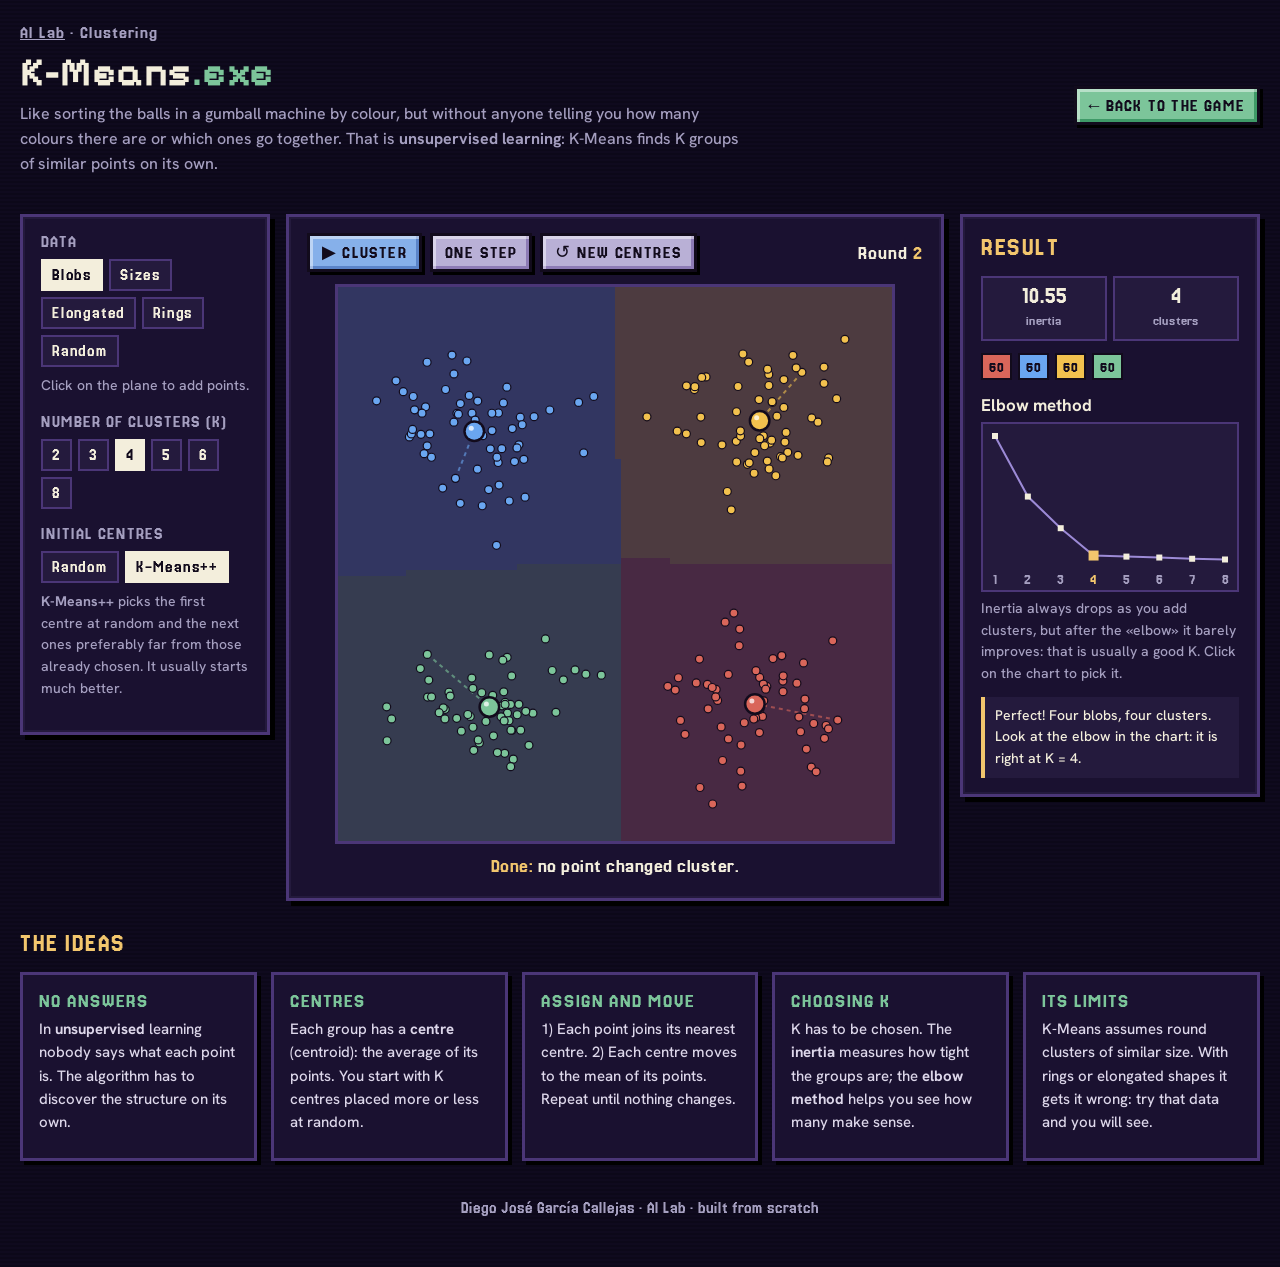
<file: lab/kmeans/index.html>
<!doctype html>
<html lang="es">
<head>
<meta charset="utf-8">
<meta http-equiv="Content-Security-Policy" content="default-src 'self'; script-src 'self'; style-src 'self' 'unsafe-inline'; font-src 'self'; img-src 'self' data: blob:; connect-src 'self' https://api.open-meteo.com; frame-src 'self'; object-src 'none'; base-uri 'self'; form-action 'none'">
<meta name="referrer" content="strict-origin-when-cross-origin">
<script src="../../js/guard.js?v=2"></script>
<script src="../../js/i18n.js?v=2"></script>
<script src="../../js/lang-en.js?v=5"></script>
<meta name="viewport" content="width=device-width,initial-scale=1,viewport-fit=cover">
<title>Agrupamiento (K-Means) · Laboratorio IA · Diego.exe</title>
<meta name="description" content="Agrupamiento no supervisado paso a paso, con K-Means++ y el método del codo.">
<meta name="theme-color" content="#0f0a1e">
<link rel="icon" type="image/png" sizes="32x32" href="../../img/favicon-32.png">
<link rel="apple-touch-icon" href="../../img/apple-touch-icon.png">
<meta property="og:type" content="website">
<meta property="og:site_name" content="Diego.exe">
<meta property="og:title" content="K-Means · Laboratorio IA">
<meta property="og:description" content="Agrupamiento no supervisado paso a paso, con K-Means++ y el método del codo.">
<meta property="og:url" content="https://diegojgarciacallejas.github.io/lab/kmeans/">
<meta property="og:image" content="https://diegojgarciacallejas.github.io/img/og.png">
<meta property="og:image:width" content="1200">
<meta property="og:image:height" content="630">
<meta property="og:image:alt" content="El cuarto pixelado de Diego.exe y el nombre de Diego José García Callejas">
<meta property="og:locale" content="es_ES">
<meta name="twitter:card" content="summary_large_image">
<link rel="stylesheet" href="../../fonts/fonts.css?v=1">
<link rel="stylesheet" href="../lab.css?v=4">
<!-- dentro del visor del juego, el botón «Volver al juego» lo pone el visor -->
<style>
  .play { display: grid; grid-template-columns: 250px minmax(0, 1fr) 300px; gap: 16px; align-items: start; }
  @media (max-width: 1100px) { .play { grid-template-columns: 250px minmax(0, 1fr); } .side { grid-column: 1 / -1; } }
  @media (max-width: 720px) { .play { grid-template-columns: minmax(0, 1fr); } }
  .bar { display: flex; flex-wrap: wrap; gap: 8px; align-items: center; margin-bottom: 12px; }
  .bar .count { margin-left: auto; font: 400 20px/1 var(--ui); letter-spacing: 1px; }
  .bar .count b { color: var(--amber); font-weight: 400; }
  .planebox { width: 100%; max-width: 560px; aspect-ratio: 1; margin: 0 auto; border: 3px solid var(--edge); background: #241a3d; }
  #plane { width: 100%; height: 100%; display: block; cursor: crosshair; touch-action: none; }
  #phase { text-align: center; font: 400 20px/1.2 var(--ui); letter-spacing: .5px; margin: 10px 0 4px; min-height: 1.2em; }
  #phase b { color: var(--amber); font-weight: 400; }
  .stats { display: grid; grid-template-columns: repeat(2, 1fr); gap: 6px; margin-bottom: 12px; text-align: center; }
  .stats div { background: var(--panel2); border: 2px solid var(--edge); padding: 6px 4px; }
  .stats b { display: block; font: 400 24px/1 var(--ui); }
  .stats span { font: 400 14px/1.1 var(--ui); color: var(--dim); }
  #elbow { width: 100%; height: 170px; display: block; background: var(--panel2); border: 2px solid var(--edge); cursor: pointer; }
  .hint { border-left: 4px solid var(--amber); background: var(--panel2); padding: 8px 10px; font-size: 14px; margin-top: 12px; }
  .groups { display: flex; flex-wrap: wrap; gap: 6px; margin-top: 10px; }
  .groups span { font: 400 16px/1 var(--ui); padding: 4px 6px 3px; border: 2px solid #120b1c; color: #120b1c; }
</style>
</head>
<body>
<div class="wrap">
  <header class="top">
    <div>
      <div class="crumbs"><a href="../">Laboratorio IA</a> · Agrupamiento</div>
      <h1>K-Means<span class="exe">.exe</span></h1>
      <p class="lead" data-en='Like sorting the balls in a gumball machine by colour, but without anyone telling you how many colours there are or which ones go together. That is <b>unsupervised learning</b>: K-Means finds K groups of similar points on its own.'>Como agrupar las bolas de una máquina de chicles por colores, pero sin que nadie te diga cuántos colores hay ni cuáles van juntas.
        Eso es <b>aprendizaje no supervisado</b>: K-Means busca él solo K grupos de puntos parecidos.</p>
    </div>
    <nav><a class="btn go" id="back" href="../../#menu">← Volver al juego</a></nav>
  </header>

  <section class="play" aria-label="Agrupar puntos">
    <aside class="panel">
      <div class="field"><span class="lab">Datos</span>
        <div class="seg" data-group="ds"><button type="button" data-v="nubes">Nubes</button><button type="button" data-v="distintas">Tamaños</button><button type="button" data-v="alargadas">Alargadas</button><button type="button" data-v="anillos">Anillos</button><button type="button" data-v="azar">Al azar</button></div>
        <p class="dim" style="font-size:14px;margin-top:8px">Haz clic en el plano para añadir puntos.</p>
      </div>
      <div class="field"><span class="lab">Número de grupos (K)</span>
        <div class="seg" data-group="k"><button type="button" data-v="2">2</button><button type="button" data-v="3">3</button><button type="button" data-v="4">4</button><button type="button" data-v="5">5</button><button type="button" data-v="6">6</button><button type="button" data-v="8">8</button></div>
      </div>
      <div class="field"><span class="lab">Centros iniciales</span>
        <div class="seg" data-group="init"><button type="button" data-v="azar">Al azar</button><button type="button" data-v="pp">K-Means++</button></div>
        <p class="dim" id="initinfo" style="font-size:14px;margin-top:8px"></p>
      </div>
    </aside>
    <div class="panel">
      <div class="bar">
        <button type="button" class="btn primary" id="run">▶ Agrupar</button>
        <button type="button" class="btn" id="step">Un paso</button>
        <button type="button" class="btn" id="reset">↺ Nuevos centros</button>
        <div class="count">Ronda <b id="iter">0</b></div>
      </div>
      <div class="planebox"><canvas id="plane" aria-label="Puntos coloreados por grupo, con los centros como bolas grandes"></canvas></div>
      <p id="phase"></p>
    </div>
    <aside class="panel side">
      <h2>Resultado</h2>
      <div class="stats"><div><b id="inertia">–</b><span>inercia</span></div><div><b id="kshow">–</b><span>grupos</span></div></div>
      <div class="groups" id="groups"></div>
      <h3 style="margin-top:14px">Método del codo</h3>
      <canvas id="elbow" aria-label="Inercia según el número de grupos K"></canvas>
      <p class="dim" style="font-size:14px;margin:6px 0 0">La inercia baja siempre al añadir grupos, pero a partir del «codo» ya casi no mejora: ese suele ser un buen K. Haz clic en la gráfica para elegirlo.</p>
      <div class="hint" id="hint" aria-live="polite"></div>
    </aside>
  </section>

  <section aria-labelledby="ideas">
    <h2 id="ideas">Las ideas</h2>
    <div class="cards">
      <div class="card"><h3>Sin respuestas</h3><p data-en='In <b>unsupervised</b> learning nobody says what each point is. The algorithm has to discover the structure on its own.'>En el aprendizaje <b>no supervisado</b> nadie dice qué es cada punto. El algoritmo tiene que descubrir la estructura él solo.</p></div>
      <div class="card"><h3>Centros</h3><p data-en='Each group has a <b>centre</b> (centroid): the average of its points. You start with K centres placed more or less at random.'>Cada grupo tiene un <b>centro</b> (centroide): el punto medio de los suyos. Se empieza con K centros puestos más o menos al azar.</p></div>
      <div class="card"><h3>Asignar y mover</h3><p>1) Cada punto se va con su centro más cercano. 2) Cada centro se mueve a la media de sus puntos. Se repite hasta que nada cambia.</p></div>
      <div class="card"><h3>Elegir K</h3><p data-en='K has to be chosen. The <b>inertia</b> measures how tight the groups are; the <b>elbow method</b> helps you see how many make sense.'>K hay que decidirlo. La <b>inercia</b> mide lo apretados que están los grupos; el <b>método del codo</b> ayuda a ver cuántos tiene sentido usar.</p></div>
      <div class="card"><h3>Sus límites</h3><p>K-Means supone grupos redondos y de tamaño parecido. Con anillos o formas alargadas se equivoca: prueba esos datos y lo verás.</p></div>
    </div>
  </section>
  <footer class="foot">Diego José García Callejas · Laboratorio IA · hecho desde cero</footer>
</div>
<script src="../../js/logros.js?v=3"></script>
<script src="kmeans.js?v=1"></script>
<script src="app.js?v=2"></script>
</body>
</html>
</file>
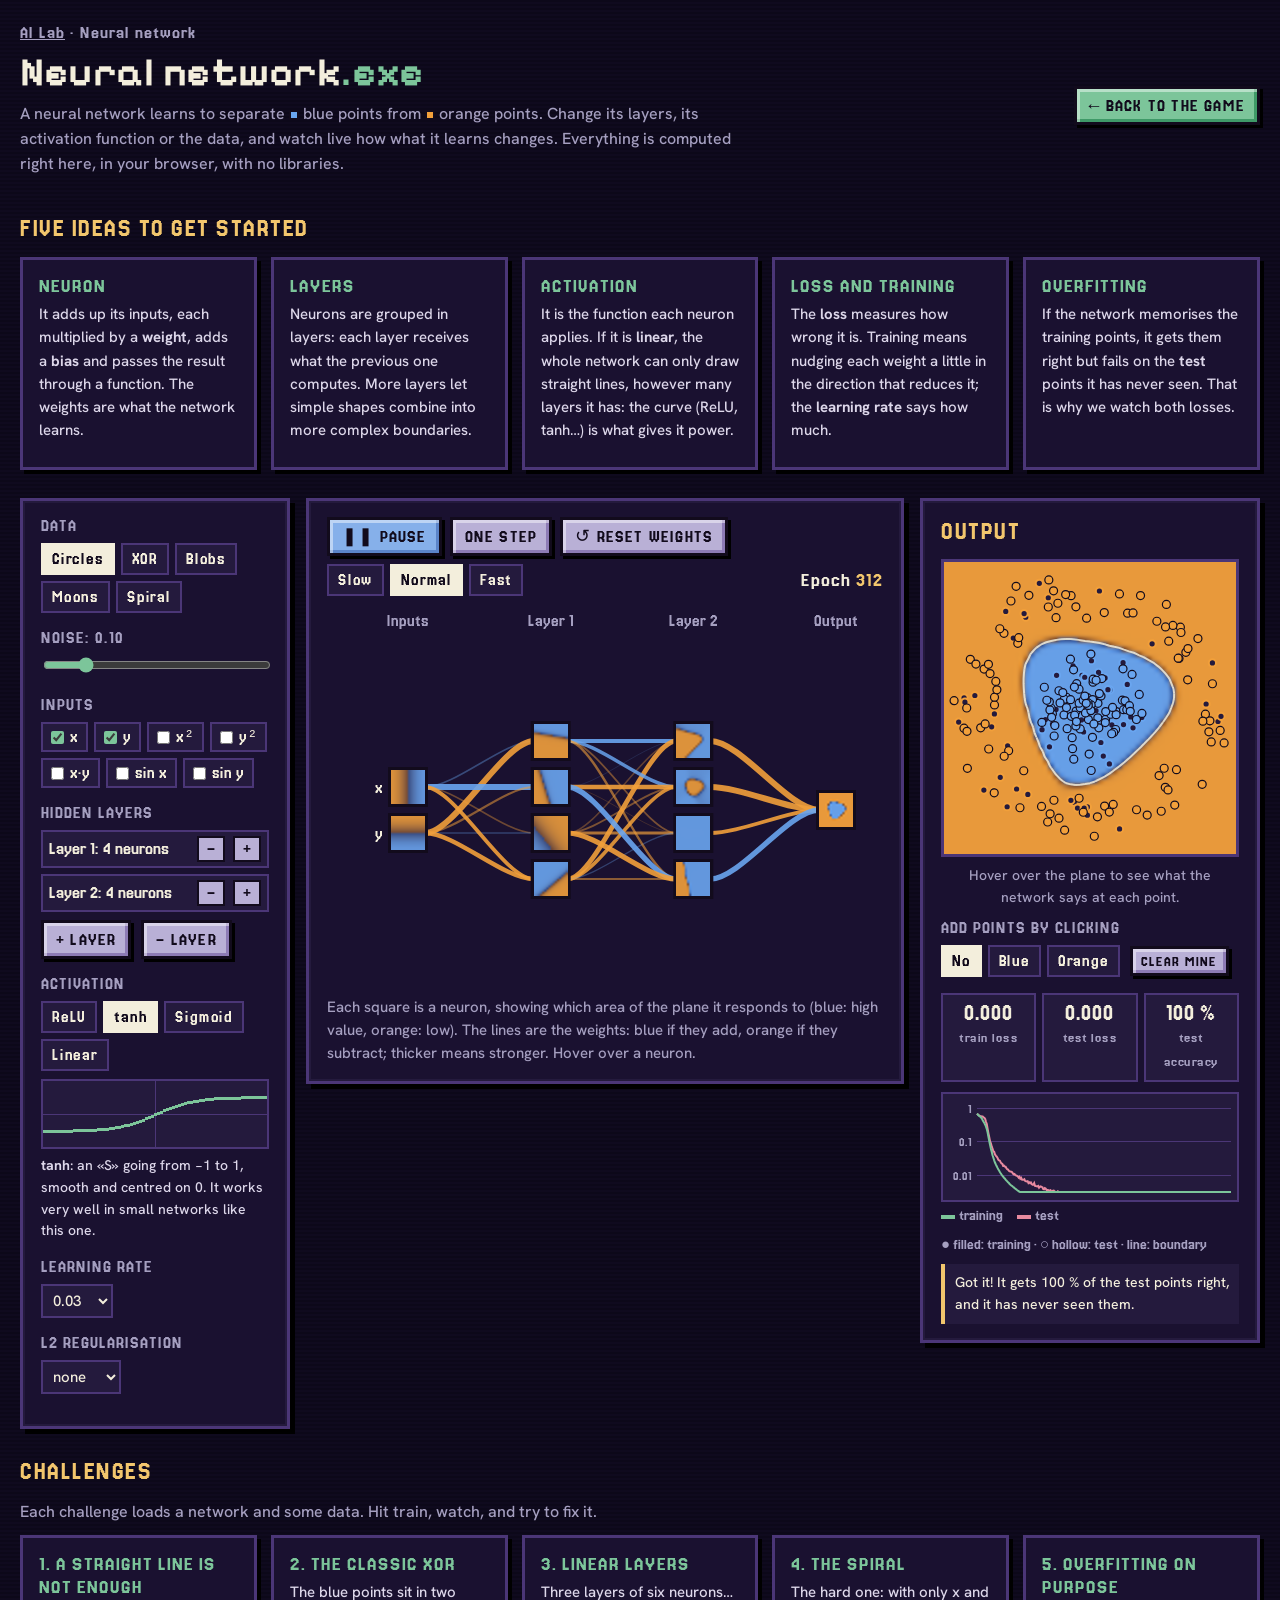
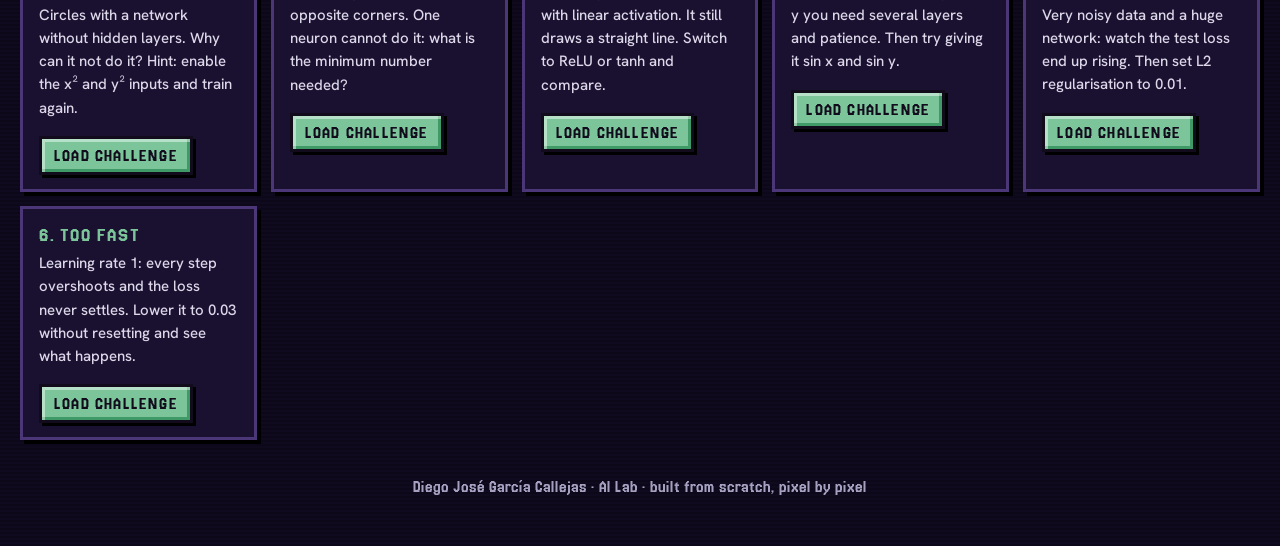
<file: lab/red-neuronal/index.html>
<!doctype html>
<html lang="es">
<head>
<meta charset="utf-8">
<meta http-equiv="Content-Security-Policy" content="default-src 'self'; script-src 'self'; style-src 'self' 'unsafe-inline'; font-src 'self'; img-src 'self' data: blob:; connect-src 'self' https://api.open-meteo.com; frame-src 'self'; object-src 'none'; base-uri 'self'; form-action 'none'">
<meta name="referrer" content="strict-origin-when-cross-origin">
<script src="../../js/guard.js?v=2"></script>
<script src="../../js/i18n.js?v=2"></script>
<script src="../../js/lang-en.js?v=5"></script>
<meta name="viewport" content="width=device-width,initial-scale=1,viewport-fit=cover">
<title>Red neuronal · Laboratorio IA · Diego.exe</title>
<meta name="description" content="Una red neuronal que aprende a separar dos clases de puntos: cambia capas, neuronas y activaciones.">
<meta name="theme-color" content="#0f0a1e">
<link rel="icon" type="image/png" sizes="32x32" href="../../img/favicon-32.png">
<link rel="apple-touch-icon" href="../../img/apple-touch-icon.png">
<meta property="og:type" content="website">
<meta property="og:site_name" content="Diego.exe">
<meta property="og:title" content="Red neuronal · Laboratorio IA">
<meta property="og:description" content="Una red neuronal que aprende a separar dos clases de puntos: cambia capas, neuronas y activaciones.">
<meta property="og:url" content="https://diegojgarciacallejas.github.io/lab/red-neuronal/">
<meta property="og:image" content="https://diegojgarciacallejas.github.io/img/og.png">
<meta property="og:image:width" content="1200">
<meta property="og:image:height" content="630">
<meta property="og:image:alt" content="El cuarto pixelado de Diego.exe y el nombre de Diego José García Callejas">
<meta property="og:locale" content="es_ES">
<meta name="twitter:card" content="summary_large_image">
<link rel="stylesheet" href="../../fonts/fonts.css?v=1">
<link rel="stylesheet" href="../lab.css?v=4">
<style>
  /* banco de pruebas: controles | red | salida */
  .play { display: grid; grid-template-columns: 270px minmax(0, 1fr) 340px; gap: 16px; align-items: start; }
  @media (max-width: 1120px) { .play { grid-template-columns: 270px minmax(0, 1fr); } .netbox { grid-column: 1 / -1; order: 3; } }
  @media (max-width: 680px) { .play { grid-template-columns: minmax(0, 1fr); } }
  .bar { display: flex; flex-wrap: wrap; gap: 8px; align-items: center; margin-bottom: 12px; }
  .bar .epoch { margin-left: auto; font: 400 20px/1 var(--ui); letter-spacing: 1px; }
  .bar .epoch b { color: var(--amber); font-weight: 400; }
  #net { width: 100%; height: 380px; display: block; cursor: default; }
  #netcap { min-height: 3.2em; margin: 8px 0 0; font-size: 15px; }
  .canvasbox { position: relative; width: 100%; max-width: 300px; aspect-ratio: 1; margin: 0 auto 8px; border: 3px solid var(--edge); background: var(--panel2); }
  #out { width: 100%; height: 100%; display: block; cursor: crosshair; }
  #probe { font-size: 14px; min-height: 2.6em; text-align: center; margin-bottom: 10px; }
  .stats { display: grid; grid-template-columns: repeat(3, 1fr); gap: 6px; margin: 10px 0; text-align: center; }
  .stats div { background: var(--panel2); border: 2px solid var(--edge); padding: 6px 4px; }
  .stats b { display: block; font: 400 24px/1 var(--ui); color: var(--cream); }
  .stats span { font: 400 14px/1.1 var(--ui); color: var(--dim); letter-spacing: .5px; }
  #loss { width: 100%; height: 110px; display: block; background: var(--panel2); border: 2px solid var(--edge); }
  .legend { display: flex; gap: 14px; font: 400 15px/1 var(--ui); color: var(--dim); margin: 6px 0 12px; flex-wrap: wrap; }
  .legend i { display: inline-block; width: 14px; height: 4px; vertical-align: middle; margin-right: 4px; }
  .hint { border-left: 4px solid var(--amber); background: var(--panel2); padding: 8px 10px; font-size: 14px; min-height: 3em; }
  .layers { display: flex; flex-direction: column; gap: 6px; margin-bottom: 8px; }
  .layer { display: flex; align-items: center; gap: 8px; font: 400 18px/1 var(--ui); background: var(--panel2); border: 2px solid var(--edge); padding: 4px 6px; }
  .layer span { flex: 1; }
  .mini { font: 400 18px/1 var(--ui); width: 28px; height: 26px; border: 2px solid var(--ink); background: #b9b0d6; color: var(--ink); cursor: pointer; padding: 0; }
  .mini:disabled { opacity: .4; cursor: default; }
  #actplot { width: 100%; height: 70px; display: block; background: var(--panel2); border: 2px solid var(--edge); margin: 8px 0 6px; }
  #actinfo { font-size: 14px; color: #ddd7ea; min-height: 4.4em; }
  .dot { display: inline-block; width: 10px; height: 10px; border: 2px solid var(--ink); vertical-align: -1px; }
  .dot.b { background: var(--blue); } .dot.o { background: var(--orange); }
  .chips { display: flex; flex-wrap: wrap; gap: 6px; }
  .challenge .btn { margin-top: 6px; }
</style>
<!-- dentro del visor del juego, el botón «Volver al juego» lo pone el visor -->
</head>
<body>
<div class="wrap">
  <header class="top">
    <div>
      <div class="crumbs"><a href="../">Laboratorio IA</a> · Red neuronal</div>
      <h1>Red neuronal<span class="exe">.exe</span></h1>
      <p class="lead" data-en='A neural network learns to separate <span class="dot b"></span> blue points from <span class="dot o"></span> orange points. Change its layers, its activation function or the data, and watch live how what it learns changes. Everything is computed right here, in your browser, with no libraries.'>Una red neuronal aprende a separar puntos <span class="dot b"></span> azules de puntos <span class="dot o"></span> naranjas.
        Cambia sus capas, su función de activación o los datos, y mira en directo cómo cambia lo que aprende.
        Todo se calcula aquí mismo, en tu navegador, sin librerías.</p>
    </div>
    <nav><a class="btn go" id="back" href="../../#menu">← Volver al juego</a></nav>
  </header>

  <section aria-labelledby="ideas">
    <h2 id="ideas">Cinco ideas para empezar</h2>
    <div class="cards">
      <div class="card"><h3>Neurona</h3><p data-en='It adds up its inputs, each multiplied by a <b>weight</b>, adds a <b>bias</b> and passes the result through a function. The weights are what the network learns.'>Suma sus entradas, cada una multiplicada por un <b>peso</b>, le añade un <b>sesgo</b> y pasa el resultado por una función. Los pesos son lo que la red aprende.</p></div>
      <div class="card"><h3>Capas</h3><p>Las neuronas se agrupan en capas: cada capa recibe lo que calcula la anterior. Más capas permiten combinar formas sencillas en fronteras más complicadas.</p></div>
      <div class="card"><h3>Activación</h3><p data-en='It is the function each neuron applies. If it is <b>linear</b>, the whole network can only draw straight lines, however many layers it has: the curve (ReLU, tanh…) is what gives it power.'>Es la función que aplica cada neurona. Si es <b>lineal</b>, la red entera solo sabe trazar rectas, tenga las capas que tenga: la curva (ReLU, tanh…) es lo que le da poder.</p></div>
      <div class="card"><h3>Pérdida y entrenamiento</h3><p data-en='The <b>loss</b> measures how wrong it is. Training means nudging each weight a little in the direction that reduces it; the <b>learning rate</b> says how much.'>La <b>pérdida</b> mide cuánto se equivoca. Entrenar es mover cada peso un poquito en la dirección que la reduce; la <b>tasa de aprendizaje</b> dice cuánto.</p></div>
      <div class="card"><h3>Sobreajuste</h3><p data-en='If the network memorises the training points, it gets them right but fails on the <b>test</b> points it has never seen. That is why we watch both losses.'>Si la red memoriza los puntos de entrenamiento, acierta con ellos pero falla con los <b>de prueba</b>, que no ha visto. Por eso se miran las dos pérdidas.</p></div>
    </div>
  </section>

  <section class="play" aria-label="Banco de pruebas">
    <aside class="panel ctrl">
      <div class="field"><span class="lab">Datos</span>
        <div class="seg" data-group="ds">
          <button type="button" data-v="circulos">Círculos</button><button type="button" data-v="xor">XOR</button>
          <button type="button" data-v="gauss">Nubes</button><button type="button" data-v="lunas">Lunas</button>
          <button type="button" data-v="espiral">Espiral</button>
        </div>
      </div>
      <div class="field"><label class="lab" for="noise">Ruido: <span id="noise-v"></span></label>
        <input type="range" id="noise" min="0" max="0.6" step="0.05" style="width:100%">
      </div>
      <div class="field"><span class="lab">Entradas</span><div class="chips" id="feats"></div></div>
      <div class="field"><span class="lab">Capas ocultas</span>
        <div class="layers" id="layers"></div>
        <div class="row"><button type="button" class="btn" id="add-layer">+ Capa</button><button type="button" class="btn" id="del-layer">− Capa</button></div>
      </div>
      <div class="field"><span class="lab">Activación</span>
        <div class="seg" data-group="act">
          <button type="button" data-v="relu">ReLU</button><button type="button" data-v="tanh">tanh</button>
          <button type="button" data-v="sigmoid">Sigmoide</button><button type="button" data-v="linear">Lineal</button>
        </div>
        <canvas id="actplot" aria-hidden="true"></canvas>
        <p id="actinfo"></p>
      </div>
      <div class="field"><label class="lab" for="lr">Tasa de aprendizaje</label>
        <select id="lr"><option>0.001</option><option>0.003</option><option>0.01</option><option>0.03</option><option>0.1</option><option>0.3</option><option>1</option></select>
      </div>
      <div class="field"><label class="lab" for="l2">Regularización L2</label>
        <select id="l2"><option value="0">ninguna</option><option>0.0001</option><option>0.001</option><option>0.01</option></select>
      </div>
    </aside>

    <div class="panel netbox">
      <div class="bar">
        <button type="button" class="btn primary" id="play">▶ Entrenar</button>
        <button type="button" class="btn" id="step">Un paso</button>
        <button type="button" class="btn" id="reset">↺ Reiniciar pesos</button>
        <div class="seg" data-group="speed" aria-label="Velocidad">
          <button type="button" data-v="1">Lento</button><button type="button" data-v="4">Normal</button><button type="button" data-v="12">Rápido</button>
        </div>
        <div class="epoch">Época <b id="epoch">0</b></div>
      </div>
      <canvas id="net" aria-label="Dibujo de la red: entradas, capas ocultas y salida"></canvas>
      <p id="netcap" class="dim" data-en='Each square is a neuron, showing which area of the plane it responds to (blue: high value, orange: low). The lines are the weights: blue if they add, orange if they subtract; thicker means stronger. Hover over a neuron.'>Cada cuadrado es una neurona y dentro se ve a qué zona del plano responde (azul: valor alto, naranja: bajo).
        Las líneas son los pesos: azul si suman, naranja si restan; más gruesa, más fuerza. Pasa el ratón por una neurona.</p>
    </div>

    <aside class="panel out">
      <h2>Salida</h2>
      <div class="canvasbox"><canvas id="out" aria-label="Lo que predice la red en cada punto del plano"></canvas></div>
      <p id="probe" class="dim">Pasa el ratón por el plano para ver qué dice la red en cada punto.</p>
      <div class="field"><span class="lab">Añadir puntos con clic</span>
        <div class="row" style="flex-wrap:wrap">
          <div class="seg" data-group="brush"><button type="button" data-v="">No</button><button type="button" data-v="1">Azul</button><button type="button" data-v="0">Naranja</button></div>
          <button type="button" class="btn" id="clear-mine" style="font-size:15px;padding:5px 8px 4px">Borrar los míos</button>
        </div>
      </div>
      <div class="stats">
        <div><b id="ltr">–</b><span>pérdida entren.</span></div>
        <div><b id="lte">–</b><span>pérdida prueba</span></div>
        <div><b id="acc">–</b><span>acierto prueba</span></div>
      </div>
      <canvas id="loss" aria-label="Evolución de la pérdida"></canvas>
      <div class="legend"><span><i style="background:var(--green2)"></i>entrenamiento</span><span><i style="background:#e88aa0"></i>prueba</span><span>● relleno: entrenamiento · ○ hueco: prueba · línea: frontera</span></div>
      <div class="hint" id="hint" aria-live="polite"></div>
    </aside>
  </section>

  <section aria-labelledby="retos">
    <h2 id="retos">Retos</h2>
    <p class="dim">Cada reto carga una red y unos datos. Dale a entrenar, observa y prueba a arreglarlo.</p>
    <div class="cards" id="challenges"></div>
  </section>

  <footer class="foot">Diego José García Callejas · Laboratorio IA · hecho desde cero, píxel a píxel</footer>
</div>
<script src="../../js/logros.js?v=3"></script>
<script src="nn.js?v=1"></script>
<script src="app.js?v=7"></script>
</body>
</html>
</file>
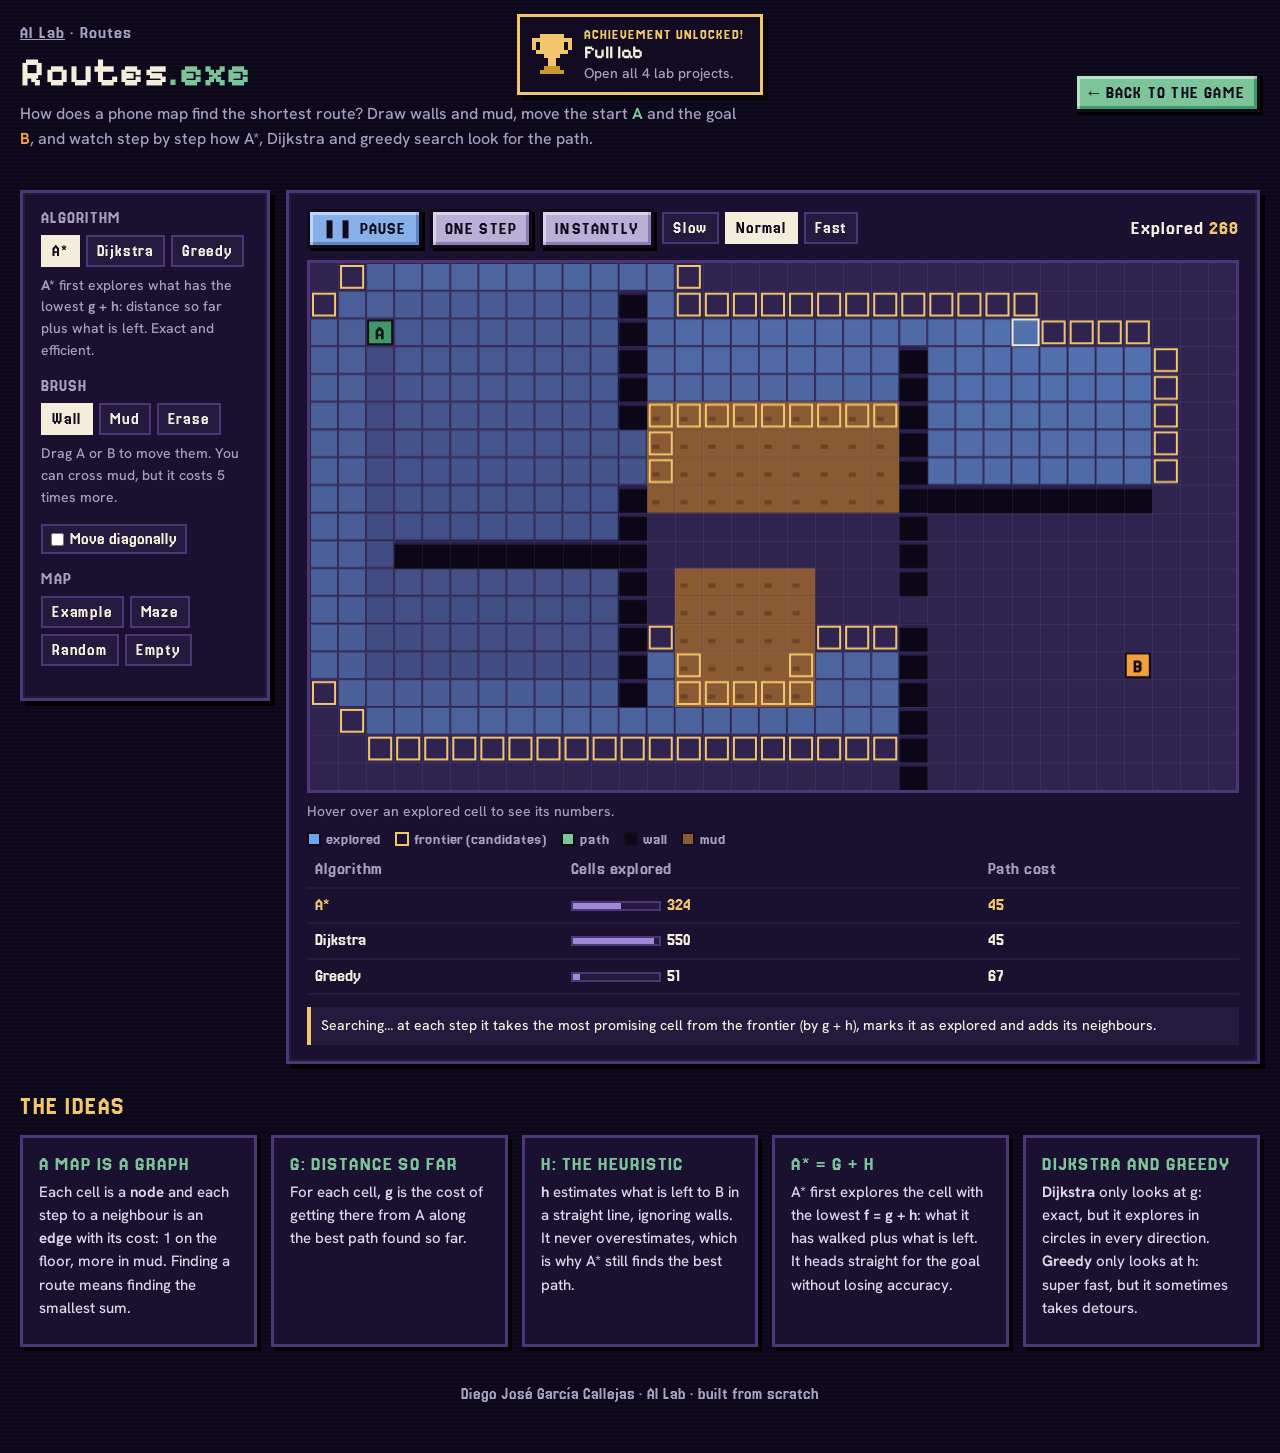
<file: lab/rutas/index.html>
<!doctype html>
<html lang="es">
<head>
<meta charset="utf-8">
<meta http-equiv="Content-Security-Policy" content="default-src 'self'; script-src 'self'; style-src 'self' 'unsafe-inline'; font-src 'self'; img-src 'self' data: blob:; connect-src 'self' https://api.open-meteo.com; frame-src 'self'; object-src 'none'; base-uri 'self'; form-action 'none'">
<meta name="referrer" content="strict-origin-when-cross-origin">
<script src="../../js/guard.js?v=2"></script>
<script src="../../js/i18n.js?v=2"></script>
<script src="../../js/lang-en.js?v=5"></script>
<meta name="viewport" content="width=device-width,initial-scale=1,viewport-fit=cover">
<title>Rutas (A*) · Laboratorio IA · Diego.exe</title>
<meta name="description" content="A*, Dijkstra y la búsqueda voraz buscando el camino más corto, paso a paso.">
<meta name="theme-color" content="#0f0a1e">
<link rel="icon" type="image/png" sizes="32x32" href="../../img/favicon-32.png">
<link rel="apple-touch-icon" href="../../img/apple-touch-icon.png">
<meta property="og:type" content="website">
<meta property="og:site_name" content="Diego.exe">
<meta property="og:title" content="Rutas (A*) · Laboratorio IA">
<meta property="og:description" content="A*, Dijkstra y la búsqueda voraz buscando el camino más corto, paso a paso.">
<meta property="og:url" content="https://diegojgarciacallejas.github.io/lab/rutas/">
<meta property="og:image" content="https://diegojgarciacallejas.github.io/img/og.png">
<meta property="og:image:width" content="1200">
<meta property="og:image:height" content="630">
<meta property="og:image:alt" content="El cuarto pixelado de Diego.exe y el nombre de Diego José García Callejas">
<meta property="og:locale" content="es_ES">
<meta name="twitter:card" content="summary_large_image">
<link rel="stylesheet" href="../../fonts/fonts.css?v=1">
<link rel="stylesheet" href="../lab.css?v=4">
<!-- dentro del visor del juego, el botón «Volver al juego» lo pone el visor -->
<style>
  .play { display: grid; grid-template-columns: 250px minmax(0, 1fr); gap: 16px; align-items: start; }
  @media (max-width: 860px) { .play { grid-template-columns: minmax(0, 1fr); } }
  .bar { display: flex; flex-wrap: wrap; gap: 8px; align-items: center; margin-bottom: 12px; }
  .bar .count { margin-left: auto; font: 400 20px/1 var(--ui); letter-spacing: 1px; }
  .bar .count b { color: var(--amber); font-weight: 400; }
  .mapbox { width: 100%; overflow-x: auto; }
  #map { width: 100%; min-width: 520px; display: block; border: 3px solid var(--edge); background: #2f2450; touch-action: none; cursor: crosshair; }
  #probe { font-size: 14px; min-height: 1.6em; margin: 8px 0 0; }
  .legend { display: flex; flex-wrap: wrap; gap: 6px 14px; font: 400 16px/1 var(--ui); color: var(--dim); margin: 8px 0 0; }
  .legend i { display: inline-block; width: 14px; height: 14px; border: 2px solid #120b1c; vertical-align: -2px; margin-right: 5px; }
  table { width: 100%; border-collapse: collapse; font: 400 18px/1.2 var(--ui); margin-top: 6px; }
  th, td { text-align: left; padding: 6px 8px; border-bottom: 2px solid var(--panel2); }
  th { color: var(--dim); font-weight: 400; letter-spacing: .5px; }
  tr.sel td { color: var(--amber); }
  .meter { display: inline-block; width: 90px; height: 10px; background: var(--panel2); border: 2px solid var(--edge); vertical-align: middle; margin-right: 6px; }
  .meter i { display: block; height: 100%; background: var(--edge2); }
  .hint { border-left: 4px solid var(--amber); background: var(--panel2); padding: 8px 10px; font-size: 14px; margin-top: 12px; }
  .chip input { accent-color: var(--green2); }
</style>
</head>
<body>
<div class="wrap">
  <header class="top">
    <div>
      <div class="crumbs"><a href="../">Laboratorio IA</a> · Rutas</div>
      <h1>Rutas<span class="exe">.exe</span></h1>
      <p class="lead" data-en='How does a phone map find the shortest route? Draw walls and mud, move the start <b style="color:var(--green2)">A</b> and the goal <b style="color:var(--orange)">B</b>, and watch step by step how A*, Dijkstra and greedy search look for the path.'>¿Cómo encuentra un mapa del móvil el camino más corto? Dibuja muros y barro, mueve la salida <b style="color:var(--green2)">A</b> y la meta <b style="color:var(--orange)">B</b>,
        y mira paso a paso cómo buscan el camino A*, Dijkstra y la búsqueda voraz.</p>
    </div>
    <nav><a class="btn go" id="back" href="../../#menu">← Volver al juego</a></nav>
  </header>

  <section class="play" aria-label="Mapa y búsqueda">
    <aside class="panel">
      <div class="field"><span class="lab">Algoritmo</span>
        <div class="seg" data-group="algo"><button type="button" data-v="astar">A*</button><button type="button" data-v="dijkstra">Dijkstra</button><button type="button" data-v="greedy">Voraz</button></div>
        <p class="dim" id="algoinfo" style="font-size:14px;margin-top:8px"></p>
      </div>
      <div class="field"><span class="lab">Pincel</span>
        <div class="seg" data-group="tool"><button type="button" data-v="1">Muro</button><button type="button" data-v="2">Barro</button><button type="button" data-v="0">Borrar</button></div>
        <p class="dim" style="font-size:14px;margin-top:8px" data-en='Drag A or B to move them. You can cross mud, but it costs <span id="mud"></span> times more.'>Arrastra A o B para moverlos. El barro se puede cruzar, pero cuesta <span id="mud"></span> veces más.</p>
      </div>
      <div class="field"><label class="chip"><input type="checkbox" id="diag"> Moverse en diagonal</label></div>
      <div class="field"><span class="lab">Mapa</span>
        <div class="seg" data-group="map"><button type="button" data-v="ejemplo">Ejemplo</button><button type="button" data-v="laberinto">Laberinto</button><button type="button" data-v="azar">Al azar</button><button type="button" data-v="vacio">Vacío</button></div>
      </div>
    </aside>
    <div class="panel">
      <div class="bar">
        <button type="button" class="btn primary" id="run">▶ Buscar</button>
        <button type="button" class="btn" id="step">Un paso</button>
        <button type="button" class="btn" id="instant">Al instante</button>
        <div class="seg" data-group="speed" aria-label="Velocidad"><button type="button" data-v="1">Lento</button><button type="button" data-v="4">Normal</button><button type="button" data-v="15">Rápido</button></div>
        <div class="count">Exploradas <b id="explored">0</b></div>
      </div>
      <div class="mapbox"><canvas id="map" aria-label="Mapa: cuadrícula con muros, barro, salida y meta"></canvas></div>
      <p id="probe" class="dim">Pasa el ratón por una casilla explorada para ver sus números.</p>
      <div class="legend"><span><i style="background:#6aa6f0"></i>explorada</span><span><i style="background:transparent;border-color:#f2c66d"></i>frontera (candidatas)</span><span><i style="background:#7cc59a"></i>camino</span><span><i style="background:#0b0716"></i>muro</span><span><i style="background:#8a5a32"></i>barro</span></div>
      <table aria-label="Comparación de los tres algoritmos en este mapa">
        <thead><tr><th>Algoritmo</th><th>Casillas exploradas</th><th>Coste del camino</th></tr></thead>
        <tbody id="rows"></tbody>
      </table>
      <div class="hint" id="hint" aria-live="polite"></div>
    </div>
  </section>

  <section aria-labelledby="ideas">
    <h2 id="ideas">Las ideas</h2>
    <div class="cards">
      <div class="card"><h3>Un mapa es un grafo</h3><p data-en='Each cell is a <b>node</b> and each step to a neighbour is an <b>edge</b> with its cost: 1 on the floor, more in mud. Finding a route means finding the smallest sum.'>Cada casilla es un <b>nodo</b> y cada paso a una vecina es una <b>arista</b> con su coste: 1 en suelo, más en barro. Buscar ruta es buscar la suma más pequeña.</p></div>
      <div class="card"><h3>g: lo recorrido</h3><p data-en='For each cell, <b>g</b> is the cost of getting there from A along the best path found so far.'>Para cada casilla, <b>g</b> es lo que cuesta llegar desde A por el mejor camino encontrado hasta ahora.</p></div>
      <div class="card"><h3>h: la heurística</h3><p data-en='<b>h</b> estimates what is left to B in a straight line, ignoring walls. It never overestimates, which is why A* still finds the best path.'><b>h</b> estima lo que falta hasta B en línea recta, sin mirar muros. Nunca exagera, y por eso A* sigue encontrando el mejor camino.</p></div>
      <div class="card"><h3>A* = g + h</h3><p data-en='A* first explores the cell with the lowest <b>f = g + h</b>: what it has walked plus what is left. It heads straight for the goal without losing accuracy.'>A* explora primero la casilla con menor <b>f = g + h</b>: lo que lleva más lo que le falta. Va directo hacia la meta sin dejar de ser exacto.</p></div>
      <div class="card"><h3>Dijkstra y voraz</h3><p data-en='<b>Dijkstra</b> only looks at g: exact, but it explores in circles in every direction. <b>Greedy</b> only looks at h: super fast, but it sometimes takes detours.'><b>Dijkstra</b> solo mira g: exacto, pero explora en círculos hacia todos lados. La <b>voraz</b> solo mira h: rapidísima, pero a veces da rodeos.</p></div>
    </div>
  </section>
  <footer class="foot">Diego José García Callejas · Laboratorio IA · hecho desde cero</footer>
</div>
<script src="../../js/logros.js?v=3"></script>
<script src="astar.js?v=1"></script>
<script src="app.js?v=3"></script>
</body>
</html>
</file>
<file: fonts/fonts.css>
/* Las fuentes de la web, servidas desde aquí (sin Google Fonts: carga más fiable y no se envía la IP de nadie a terceros).
   Solo el subconjunto latino, que incluye tildes, ñ, ¿ y ¡. Licencia SIL OFL (ver LICENSE-*.txt). */
@font-face { font-family: "Pixelify Sans"; font-weight: 400; font-display: swap; src: url(pixelify-sans-400.woff2) format("woff2"); }
@font-face { font-family: "Pixelify Sans"; font-weight: 600; font-display: swap; src: url(pixelify-sans-600.woff2) format("woff2"); }
@font-face { font-family: "Pixelify Sans"; font-weight: 700; font-display: swap; src: url(pixelify-sans-700.woff2) format("woff2"); }
@font-face { font-family: "Jersey 20"; font-weight: 400; font-display: swap; src: url(jersey-20-400.woff2) format("woff2"); }
@font-face { font-family: "Hanken Grotesk"; font-weight: 400; font-display: swap; src: url(hanken-grotesk-400.woff2) format("woff2"); }
@font-face { font-family: "Hanken Grotesk"; font-weight: 500; font-display: swap; src: url(hanken-grotesk-500.woff2) format("woff2"); }
@font-face { font-family: "Hanken Grotesk"; font-weight: 700; font-display: swap; src: url(hanken-grotesk-700.woff2) format("woff2"); }
@font-face { font-family: "VT323"; font-weight: 400; font-display: swap; src: url(vt323-400.woff2) format("woff2"); }
</file>
<file: cv/cv.css>
/* Expediente: hoja de papel en pixel art con los colores del juego */
:root {
  --night: #0f0a1e; --ink: #1d1233; --paper: #f3eedc; --paper2: #e8e1c9;
  --frame: #9c8ad6; --frame-dark: #4b3677; --blue: #7aa7ee; --blue-light: #a9c6f5;
  --green: #3f9a68; --green-dark: #1a5a40; --violet: #4b3a82; --dim: #6f6a85;
  --pixel: "Pixelify Sans", "Courier New", monospace;
  --ui: "Jersey 20", "Courier New", monospace;
  --text: "Hanken Grotesk", system-ui, sans-serif;
}
* { box-sizing: border-box; }
html { background: var(--night); }
body {
  margin: 0; min-height: 100vh; color: var(--ink); font: 500 17px/1.55 var(--text);
  padding: 40px 16px 56px;
  /* fondo de la noche con líneas de pantalla, como en el juego */
  background: repeating-linear-gradient(0deg, rgba(0, 0, 0, .18) 0 2px, transparent 2px 4px), var(--night);
}
.sheet {
  position: relative; max-width: 880px; margin: 0 auto; background: var(--paper); padding: 44px 52px 28px;
  border: 6px solid var(--frame); outline: 4px solid var(--ink);
  box-shadow: 10px 10px 0 #000, inset 0 0 0 3px var(--paper2);
}

/* dentro del visor del juego, su barra ya tiene «Volver al juego» */
.embedded .btn.go { display: none; }
/* ---- cabecera */
.head { display: grid; grid-template-columns: auto 1fr; gap: 28px; align-items: start; }
.avatar {
  width: 128px; height: 176px; image-rendering: pixelated; background: var(--blue);
  border: 4px solid var(--ink); box-shadow: 5px 5px 0 var(--frame-dark);
  padding: 8px 8px 0; object-fit: contain; object-position: bottom;
}
h1 { font: 700 38px/1.1 var(--pixel); margin: 0 0 10px; letter-spacing: .5px; }
.role { font: 400 22px/1.25 var(--ui); color: var(--violet); margin: 0 0 6px; }
.contact { font: 400 19px/1.3 var(--ui); margin: 0 0 18px; color: var(--ink); }
.contact a { color: var(--ink); }
.actions { display: flex; flex-wrap: wrap; gap: 12px; }

/* botones pixel: borde oscuro, luz arriba, sombra abajo (como los del diálogo) */
.btn {
  font: 400 18px/1 var(--ui); letter-spacing: 1.2px; text-transform: uppercase; color: var(--ink); text-decoration: none;
  background: #b9b0d6; border: 3px solid var(--ink); padding: 8px 13px 7px; cursor: pointer;
  box-shadow: inset 3px 3px 0 rgba(255, 255, 255, .45), inset -3px -3px 0 #8d7bb5, 4px 4px 0 var(--ink);
}
.btn.primary { background: #86b0ea; box-shadow: inset 3px 3px 0 rgba(255, 255, 255, .45), inset -3px -3px 0 #5b84c9, 4px 4px 0 var(--ink); }
.btn.go { background: #7cc59a; box-shadow: inset 3px 3px 0 rgba(255, 255, 255, .45), inset -3px -3px 0 var(--green), 4px 4px 0 var(--ink); }
.btn:hover, .btn:focus-visible { transform: translate(-1px, -2px); outline: 3px solid #f0b429; outline-offset: 2px; }
.btn:active { transform: translate(2px, 2px); box-shadow: inset 3px 3px 0 rgba(0, 0, 0, .2); }

/* selector de idioma en la esquina de la hoja, para que el nombre tenga todo el ancho */
.lang { position: absolute; top: 18px; right: 20px; display: flex; border: 3px solid var(--ink); box-shadow: 3px 3px 0 var(--ink); }
.lang button { font: 400 18px/1 var(--ui); border: 0; padding: 7px 10px 6px; background: var(--paper2); color: var(--dim); cursor: pointer; }
.lang button[aria-pressed="true"] { background: var(--ink); color: var(--paper); }

/* ---- secciones: la etiqueta es una pestaña como la del nombre en los diálogos */
.rule { height: 4px; background: var(--ink); margin: 34px 0 30px; box-shadow: 0 3px 0 var(--frame); }
section { margin-bottom: 30px; }
h2 {
  display: inline-block; font: 400 24px/1 var(--ui); letter-spacing: 2px; text-transform: uppercase;
  margin: 0 0 16px; padding: 7px 16px 6px; color: var(--ink); background: var(--blue);
  border: 3px solid var(--ink); box-shadow: inset 0 3px 0 var(--blue-light), 4px 4px 0 var(--frame-dark);
}
section > p { margin: 0 0 10px; }
section > p.intro { margin-bottom: 16px; }
.entry { border-left: 5px solid var(--green); padding: 2px 0 2px 18px; margin: 0 0 20px; }
.entry .date { font: 400 17px/1.2 var(--ui); color: var(--green-dark); letter-spacing: .5px; }
.entry h3 { font: 700 19px/1.3 var(--text); margin: 2px 0 4px; }
.entry h3 .org { color: var(--violet); font-weight: 500; }
.entry ul { margin: 6px 0 0; padding-left: 20px; }
.entry li { margin: 3px 0; }
.entry li::marker { color: var(--green); }
.tags { display: flex; flex-wrap: wrap; gap: 8px; margin-top: 10px; }
.tag {
  font: 400 17px/1 var(--ui); padding: 6px 10px 5px; background: var(--paper2);
  border: 2px solid var(--ink); box-shadow: 2px 2px 0 var(--frame);
}
.group h3 { font: 700 18px/1.3 var(--text); margin: 14px 0 0; }

.foot { border-top: 4px solid var(--ink); margin-top: 34px; padding-top: 14px; text-align: center; font: 400 17px/1.3 var(--ui); color: var(--violet); }

/* ---- móvil */
@media (max-width: 680px) {
  body { padding: 16px 16px 40px; }
  .sheet { padding: 24px 20px 20px; border-width: 4px; box-shadow: 6px 6px 0 #000; }
  .head { grid-template-columns: 1fr; gap: 16px; }
  .avatar { width: 96px; height: 132px; }
  h1 { font-size: 34px; }
}

/* ---- imprimir / guardar como PDF: solo el papel, sin botones ni fondo */
@media print {
  html, body { background: #fff; padding: 0; }
  .sheet { border: 0; outline: 0; box-shadow: none; max-width: none; padding: 0; background: #fff; }
  .actions, .lang { display: none; }
  .avatar { box-shadow: none; }
  section, .entry { break-inside: avoid; }
}

/* en el móvil, los botones sin zoom por doble toque ni destello */
.btn, button, a { touch-action: manipulation; -webkit-tap-highlight-color: transparent; }

/* el doble toque no amplía en ninguna parte de la página (en iPhone ampliaba una zona y costaba volver). El pellizco sí se permite */
html { touch-action: manipulation; }
</file>
<file: lab/lab.css>
/* Laboratorio IA: estilo común de los proyectos (noche del juego, paneles pixel, botones del juego) */
:root {
  --night: #0f0a1e; --panel: #1a1130; --panel2: #241a3d; --edge: #4b3677; --edge2: #9c8ad6;
  --cream: #f3eedc; --dim: #a59fc0; --ink: #120b1c;
  --green: #3f9a68; --green2: #7cc59a; --amber: #f2c66d;
  --blue: #6aa6f0; --orange: #f2a03b;           /* las dos clases: azul (1) y naranja (0) */
  --pixel: "Pixelify Sans", "Courier New", monospace;
  --ui: "Jersey 20", "Courier New", monospace;
  --text: "Hanken Grotesk", system-ui, sans-serif;
}
* { box-sizing: border-box; }
html { background: var(--night); }
body {
  margin: 0; min-height: 100vh; color: var(--cream); font: 500 16px/1.55 var(--text);
  padding: 24px 16px 48px;
  background: repeating-linear-gradient(0deg, rgba(0, 0, 0, .18) 0 2px, transparent 2px 4px), var(--night);
}
.wrap { max-width: 1240px; margin: 0 auto; }
a { color: var(--green2); }
h1 { font: 700 40px/1.1 var(--pixel); margin: 0; letter-spacing: .5px; }
h1 .exe { color: var(--green2); }
h2 { font: 400 26px/1.1 var(--ui); letter-spacing: 1.5px; text-transform: uppercase; margin: 0 0 14px; color: var(--amber); }
h3 { font: 700 17px/1.3 var(--text); margin: 0 0 6px; }
p { margin: 0 0 10px; }
.dim { color: var(--dim); }

/* dentro del visor del juego, su barra ya tiene «Volver al juego» */
.embedded #back { display: none; }
/* cabecera */
.top { display: flex; flex-wrap: wrap; gap: 14px 24px; align-items: center; justify-content: space-between; margin-bottom: 22px; }
.top .lead { max-width: 720px; color: var(--dim); margin-top: 8px; }
.crumbs { font: 400 18px/1 var(--ui); color: var(--dim); margin-bottom: 8px; letter-spacing: 1px; }
.crumbs a { color: var(--dim); }

/* paneles con borde pixel */
.panel {
  background: var(--panel); border: 3px solid var(--edge); box-shadow: 5px 5px 0 #000, inset 0 0 0 2px var(--panel2);
  padding: 16px 18px;
}
.panel > h2:first-child { margin-top: 0; }

/* botones pixel (como los del juego) */
.btn {
  font: 400 18px/1 var(--ui); letter-spacing: 1.2px; text-transform: uppercase; color: var(--ink); text-decoration: none;
  background: #b9b0d6; border: 3px solid var(--ink); padding: 8px 12px 7px; cursor: pointer; display: inline-block;
  box-shadow: inset 3px 3px 0 rgba(255, 255, 255, .45), inset -3px -3px 0 #8d7bb5, 3px 3px 0 #000;
}
.btn.primary { background: #86b0ea; box-shadow: inset 3px 3px 0 rgba(255, 255, 255, .45), inset -3px -3px 0 #5b84c9, 3px 3px 0 #000; }
.btn.go { background: #7cc59a; box-shadow: inset 3px 3px 0 rgba(255, 255, 255, .45), inset -3px -3px 0 var(--green), 3px 3px 0 #000; }
.btn:hover, .btn:focus-visible { transform: translate(-1px, -1px); outline: 3px solid var(--amber); outline-offset: 2px; }
.btn:active { transform: translate(2px, 2px); box-shadow: inset 3px 3px 0 rgba(0, 0, 0, .2); }
.btn[disabled] { opacity: .45; cursor: default; transform: none; outline: 0; }

/* grupos de opciones (uno marcado) */
.seg { display: flex; flex-wrap: wrap; gap: 6px; }
.seg button {
  font: 400 17px/1 var(--ui); letter-spacing: .8px; color: var(--cream); background: var(--panel2);
  border: 2px solid var(--edge); padding: 6px 9px 5px; cursor: pointer;
}
.seg button:hover { border-color: var(--edge2); }
.seg button[aria-pressed="true"] { background: var(--cream); color: var(--ink); border-color: var(--cream); }
.seg button:focus-visible { outline: 2px solid var(--amber); outline-offset: 2px; }

label.row, .row { display: flex; align-items: center; gap: 10px; }
.field { margin-bottom: 16px; }
.field > .lab { font: 400 18px/1 var(--ui); letter-spacing: 1px; color: var(--dim); text-transform: uppercase; margin-bottom: 8px; display: block; }
select, input[type=range] { accent-color: var(--green2); }
select { font: 500 15px var(--text); background: var(--panel2); color: var(--cream); border: 2px solid var(--edge); padding: 4px 6px; }
.chip { display: inline-flex; align-items: center; gap: 6px; font: 400 17px/1 var(--ui); background: var(--panel2); border: 2px solid var(--edge); padding: 5px 8px 4px; cursor: pointer; user-select: none; }
.chip input { accent-color: var(--green2); margin: 0; }

/* tarjetas de conceptos y de retos */
.cards { display: grid; grid-template-columns: repeat(auto-fit, minmax(210px, 1fr)); gap: 14px; }
.card { background: var(--panel); border: 3px solid var(--edge); padding: 14px 16px; box-shadow: 4px 4px 0 #000; }
.card h3 { color: var(--green2); font: 400 21px/1.1 var(--ui); letter-spacing: 1px; text-transform: uppercase; }
.card p { font-size: 15px; color: #ddd7ea; }
section { margin: 28px 0; }

.foot { text-align: center; font: 400 17px/1.3 var(--ui); color: var(--dim); margin-top: 36px; }

@media (max-width: 640px) {
  body { padding: 14px 16px 36px; }
  h1 { font-size: 30px; }
}
@media (prefers-reduced-motion: reduce) { * { scroll-behavior: auto !important; } }

/* en el móvil: los controles no hacen zoom con doble toque, no se seleccionan en azul ni dan destello al tocar */
button, .btn, .seg, .chip, label, select, input[type="range"], canvas { touch-action: manipulation; -webkit-user-select: none; user-select: none; -webkit-tap-highlight-color: transparent; }
canvas { -webkit-touch-callout: none; }

/* el doble toque no amplía en ninguna parte de la página (en iPhone ampliaba una zona y costaba volver). El pellizco sí se permite */
html { touch-action: manipulation; }
</file>
<file: os/os.css>
/* DiegOS: un escritorio retro con la paleta del juego */
:root {
  --night: #0f0a1e; --panel: #1a1130; --panel2: #241a3d; --edge: #4b3677; --edge2: #9c8ad6;
  --cream: #f3eedc; --dim: #a59fc0; --ink: #120b1c; --green: #3f9a68; --green2: #7cc59a; --amber: #f2c66d; --blue: #6aa6f0;
  --pixel: "Pixelify Sans", "Courier New", monospace; --ui: "Jersey 20", "Courier New", monospace;
  --mono: "VT323", ui-monospace, Consolas, monospace; --text: "Hanken Grotesk", system-ui, sans-serif;
  --barh: 44px;
}
* { box-sizing: border-box; }
html { touch-action: manipulation; }
body { -webkit-user-select: none; user-select: none; -webkit-touch-callout: none; -webkit-tap-highlight-color: transparent; }
.tout, .note, input, textarea { -webkit-user-select: text; user-select: text; }
html, body { margin: 0; height: 100%; overflow: hidden; background: var(--night); color: var(--cream); font: 500 15px/1.5 var(--text); }
button { font: inherit; color: inherit; }
img { image-rendering: pixelated; }

/* escritorio: cielo nocturno con rejilla de píxel */
#desk {
  position: fixed; inset: 0 0 var(--barh) 0; overflow: hidden;
  background:
    linear-gradient(rgba(255,255,255,.035) 1px, transparent 1px) 0 0 / 24px 24px,
    linear-gradient(90deg, rgba(255,255,255,.035) 1px, transparent 1px) 0 0 / 24px 24px,
    radial-gradient(ellipse at 70% 110%, #3a2660 0%, #1d1336 45%, var(--night) 80%);
}
.logo { position: absolute; right: 4%; bottom: 8%; font: 700 clamp(48px, 9vw, 120px)/1 var(--pixel); color: rgba(243,238,220,.07); user-select: none; }
.logo span, .mhead span { color: rgba(124,197,154,.25); }
#icons { position: absolute; top: 14px; left: 10px; bottom: 10px; display: flex; flex-direction: column; flex-wrap: wrap; align-content: flex-start; gap: 6px; }

/* iconos (escritorio y Archivos) */
.icon { width: 104px; padding: 6px 4px; background: none; border: 2px solid transparent; cursor: pointer; display: flex; flex-direction: column; align-items: center; gap: 4px; }
.icon img { width: 48px; height: 48px; }
.icon span { font: 400 17px/1.05 var(--ui); letter-spacing: .5px; text-align: center; overflow-wrap: break-word; max-width: 100%; text-shadow: 2px 2px 0 var(--ink); }
.icon:hover, .icon:focus-visible { border-color: var(--edge2); background: rgba(156,138,214,.18); outline: none; }

/* ventanas */
.win { position: absolute; display: flex; flex-direction: column; min-width: 280px; min-height: 180px; background: var(--panel);
  border: 3px solid var(--edge); box-shadow: 6px 6px 0 rgba(0,0,0,.45); resize: both; overflow: hidden; }
.win[hidden] { display: none; }
.win.on { border-color: var(--edge2); }
.win.max { inset: 0 !important; width: auto !important; height: auto !important; resize: none; box-shadow: none; border-width: 0; }
.wbar { display: flex; align-items: center; gap: 8px; padding: 4px 4px 4px 8px; background: var(--panel2); border-bottom: 3px solid var(--edge); cursor: grab; user-select: none; touch-action: none; }
.win.on .wbar { background: #3a2a62; }
.wbar img { width: 20px; height: 20px; }
.wtitle { flex: 1; font: 400 20px/1 var(--ui); letter-spacing: 1px; white-space: nowrap; overflow: hidden; text-overflow: ellipsis; }
.wbtns { display: flex; gap: 4px; }
.wb { width: 28px; height: 26px; border: 2px solid var(--ink); background: var(--edge); cursor: pointer; font: 700 15px/1 var(--text); padding: 0;
  box-shadow: inset 2px 2px 0 rgba(255,255,255,.25); }
.wb:hover, .wb:focus-visible { background: var(--edge2); outline: none; }
.wb.close:hover, .wb.close:focus-visible { background: #d9665a; }
.wbody { flex: 1; min-height: 0; position: relative; overflow: auto; }
.wbody iframe { position: absolute; inset: 0; width: 100%; height: 100%; border: 0; background: var(--night); }
.dragging iframe { pointer-events: none; }
.dragging .wbar { cursor: grabbing; }

/* terminal */
.term { background: #0b0816; padding: 8px 12px; font: 400 20px/1.15 var(--mono); color: #d8f5e2; cursor: text; }
.tout div { white-space: pre-wrap; word-break: break-word; min-height: 1.15em; }
.tline { display: flex; align-items: baseline; }
.tprompt, .tp { color: var(--green2); white-space: pre; }
.tin { flex: 1; min-width: 0; background: none; border: 0; outline: none; color: inherit; font: inherit; padding: 0; caret-color: var(--amber); }
.tg { color: var(--green2); } .ty { color: var(--amber); } .tc { color: var(--amber); } .tdim { color: var(--dim); } .terr { color: #f08a7e; }
.tdir { color: var(--blue); } .tapp { color: var(--green2); } .tlink { color: #ef8fa8; } .tbin { color: var(--edge2); } .tfile { color: var(--cream); }
.trun { background: none; border: 0; padding: 0; font: inherit; cursor: pointer; text-decoration: underline dotted rgba(255,255,255,.35); text-underline-offset: 3px; }
.trun:hover, .trun:focus-visible { background: rgba(156,138,214,.25); outline: none; }

/* Archivos */
.files { display: flex; flex-direction: column; }
.ftop { display: flex; gap: 10px; align-items: center; padding: 8px 10px; border-bottom: 2px solid var(--edge); background: var(--panel2); }
.fpath { font: 400 20px/1 var(--mono); color: var(--dim); }
.fgrid { display: flex; flex-wrap: wrap; align-content: flex-start; gap: 4px; padding: 10px; overflow: auto; flex: 1; }
.btn { font: 400 18px/1 var(--ui); letter-spacing: 1px; padding: 5px 10px 4px; background: var(--edge); border: 2px solid var(--ink); cursor: pointer; }
.btn:hover, .btn:focus-visible { background: var(--edge2); color: var(--ink); outline: none; }
.dim { color: var(--dim); }

/* Notas */
.notes { display: flex; }
.note { flex: 1; resize: none; border: 0; outline: none; padding: 14px 16px; background: #fff6cf; color: #2b1d2e; font: 400 21px/1.25 var(--mono); }

/* Contacto */
.contact { padding: 18px 22px; }
.contact h2 { font: 700 28px/1 var(--pixel); margin: 0 0 8px; color: var(--amber); }
.contact a { color: var(--green2); word-break: break-all; }

/* barra de tareas y menú */
#bar { position: fixed; left: 0; right: 0; bottom: 0; height: var(--barh); display: flex; align-items: center; gap: 6px; padding: 0 6px;
  background: var(--panel2); border-top: 3px solid var(--edge); z-index: 100000; }
#start { font: 400 20px/1 var(--ui); letter-spacing: 1px; padding: 6px 12px 5px; background: var(--green); color: var(--ink); border: 2px solid var(--ink);
  box-shadow: inset 2px 2px 0 rgba(255,255,255,.35); cursor: pointer; }
#start:hover, #start:focus-visible, #start[aria-expanded="true"] { background: var(--green2); outline: none; }
#tasks { flex: 1; display: flex; gap: 4px; overflow: hidden; min-width: 0; }
.task { display: flex; align-items: center; gap: 6px; max-width: 190px; min-width: 0; padding: 4px 8px; background: var(--panel); border: 2px solid var(--edge); cursor: pointer;
  font: 400 17px/1 var(--ui); letter-spacing: .5px; }
.task span { white-space: nowrap; overflow: hidden; text-overflow: ellipsis; }
.task img { width: 18px; height: 18px; }
.task.on { background: #3a2a62; border-color: var(--edge2); }
#clock { font: 400 22px/1 var(--mono); padding: 0 8px; color: var(--amber); }
#menu { position: fixed; left: 6px; bottom: calc(var(--barh) + 4px); width: 260px; max-height: calc(100% - var(--barh) - 16px); overflow: auto;
  background: var(--panel); border: 3px solid var(--edge2); box-shadow: 6px 6px 0 rgba(0,0,0,.45); z-index: 100001; }
.mhead { font: 700 26px/1 var(--pixel); padding: 12px 14px; background: var(--panel2); border-bottom: 3px solid var(--edge); }
.mhead span { color: var(--green2); } .mhead small { font: 400 16px var(--ui); color: var(--dim); }
.mitem { display: flex; align-items: center; gap: 10px; width: 100%; padding: 6px 12px; background: none; border: 0; text-align: left; cursor: pointer; font: 400 19px/1 var(--ui); letter-spacing: .5px; }
.mitem img { width: 24px; height: 24px; }
.mitem:hover, .mitem:focus-visible { background: var(--edge); outline: none; }
.mitem.off { border-top: 2px solid var(--edge); }

/* arranque */
#boot { position: fixed; inset: 0; z-index: 200000; background: #05030b; color: #cfe8d8; padding: 24px; font: 400 22px/1.3 var(--mono); cursor: pointer; }
#boot .ok::first-letter { color: var(--green2); }

/* Calculadora */
.calc { display: flex; flex-direction: column; gap: 10px; padding: 12px; background: var(--panel); }
.cscreen { background: #0b0816; border: 3px solid var(--edge); padding: 8px 12px; text-align: right; font-family: var(--mono); }
.cexpr { color: var(--dim); font-size: 20px; min-height: 24px; word-break: break-all; }
.cout { color: var(--green2); font-size: 38px; line-height: 1.1; word-break: break-all; }
.cout.err { color: #f08a7e; font-size: 22px; }
.ckeys { flex: 1; display: grid; grid-template-columns: repeat(4, 1fr); gap: 6px; }
.ckey { font: 400 24px/1 var(--ui); background: var(--panel2); border: 2px solid var(--edge); cursor: pointer; min-height: 40px; box-shadow: inset 2px 2px 0 rgba(255,255,255,.12); }
.ckey:hover, .ckey:focus-visible { background: var(--edge); outline: none; }
.ckey.op { color: var(--amber); } .ckey.clr { color: #f08a7e; }
.ckey.eq { background: var(--green); color: var(--ink); border-color: var(--ink); }
.ckey.eq:hover { background: var(--green2); }

/* Ajustes */
.settings { padding: 16px 20px; }
.srow { margin-bottom: 14px; }
.srow h3 { font: 400 20px/1 var(--ui); letter-spacing: 1px; color: var(--amber); margin: 0 0 8px; text-transform: uppercase; }
.sseg { display: flex; flex-wrap: wrap; gap: 6px; }
.btn[aria-pressed="true"] { background: var(--cream); color: var(--ink); }
.btn.danger { background: #a8463c; }
.btn.danger:hover { background: #d9665a; color: var(--ink); }
.settings p { margin: 8px 0 0; font-size: 14px; }

/* fondos del escritorio */
.wp-atardecer #desk { background: linear-gradient(rgba(255,255,255,.035) 1px, transparent 1px) 0 0 / 24px 24px, linear-gradient(90deg, rgba(255,255,255,.035) 1px, transparent 1px) 0 0 / 24px 24px, linear-gradient(#2a1840 0%, #8a3d5c 55%, #f2a03b 100%); }
.wp-bosque #desk { background: linear-gradient(rgba(255,255,255,.035) 1px, transparent 1px) 0 0 / 24px 24px, linear-gradient(90deg, rgba(255,255,255,.035) 1px, transparent 1px) 0 0 / 24px 24px, radial-gradient(ellipse at 30% 110%, #3f9a68 0%, #1d4a36 45%, #0c1a14 85%); }
.wp-clasico #desk { background: #2a7f7f; }
.wp-clasico .logo { color: rgba(255,255,255,.12); }
/* colores y letra de la terminal */
.tt-ambar .term { background: #140d02; color: #ffcf7a; } .tt-ambar .tprompt, .tt-ambar .tp, .tt-ambar .tg { color: #ffb347; }
.tt-hielo .term { background: #06131c; color: #d6f1ff; } .tt-hielo .tprompt, .tt-hielo .tp, .tt-hielo .tg { color: #7fd0f0; }
.tf-grande .term { font-size: 25px; }

@media (max-width: 720px) {
  .icon { width: 78px; } .icon img { width: 40px; height: 40px; }
  .task span { display: none; }
}
</file>
